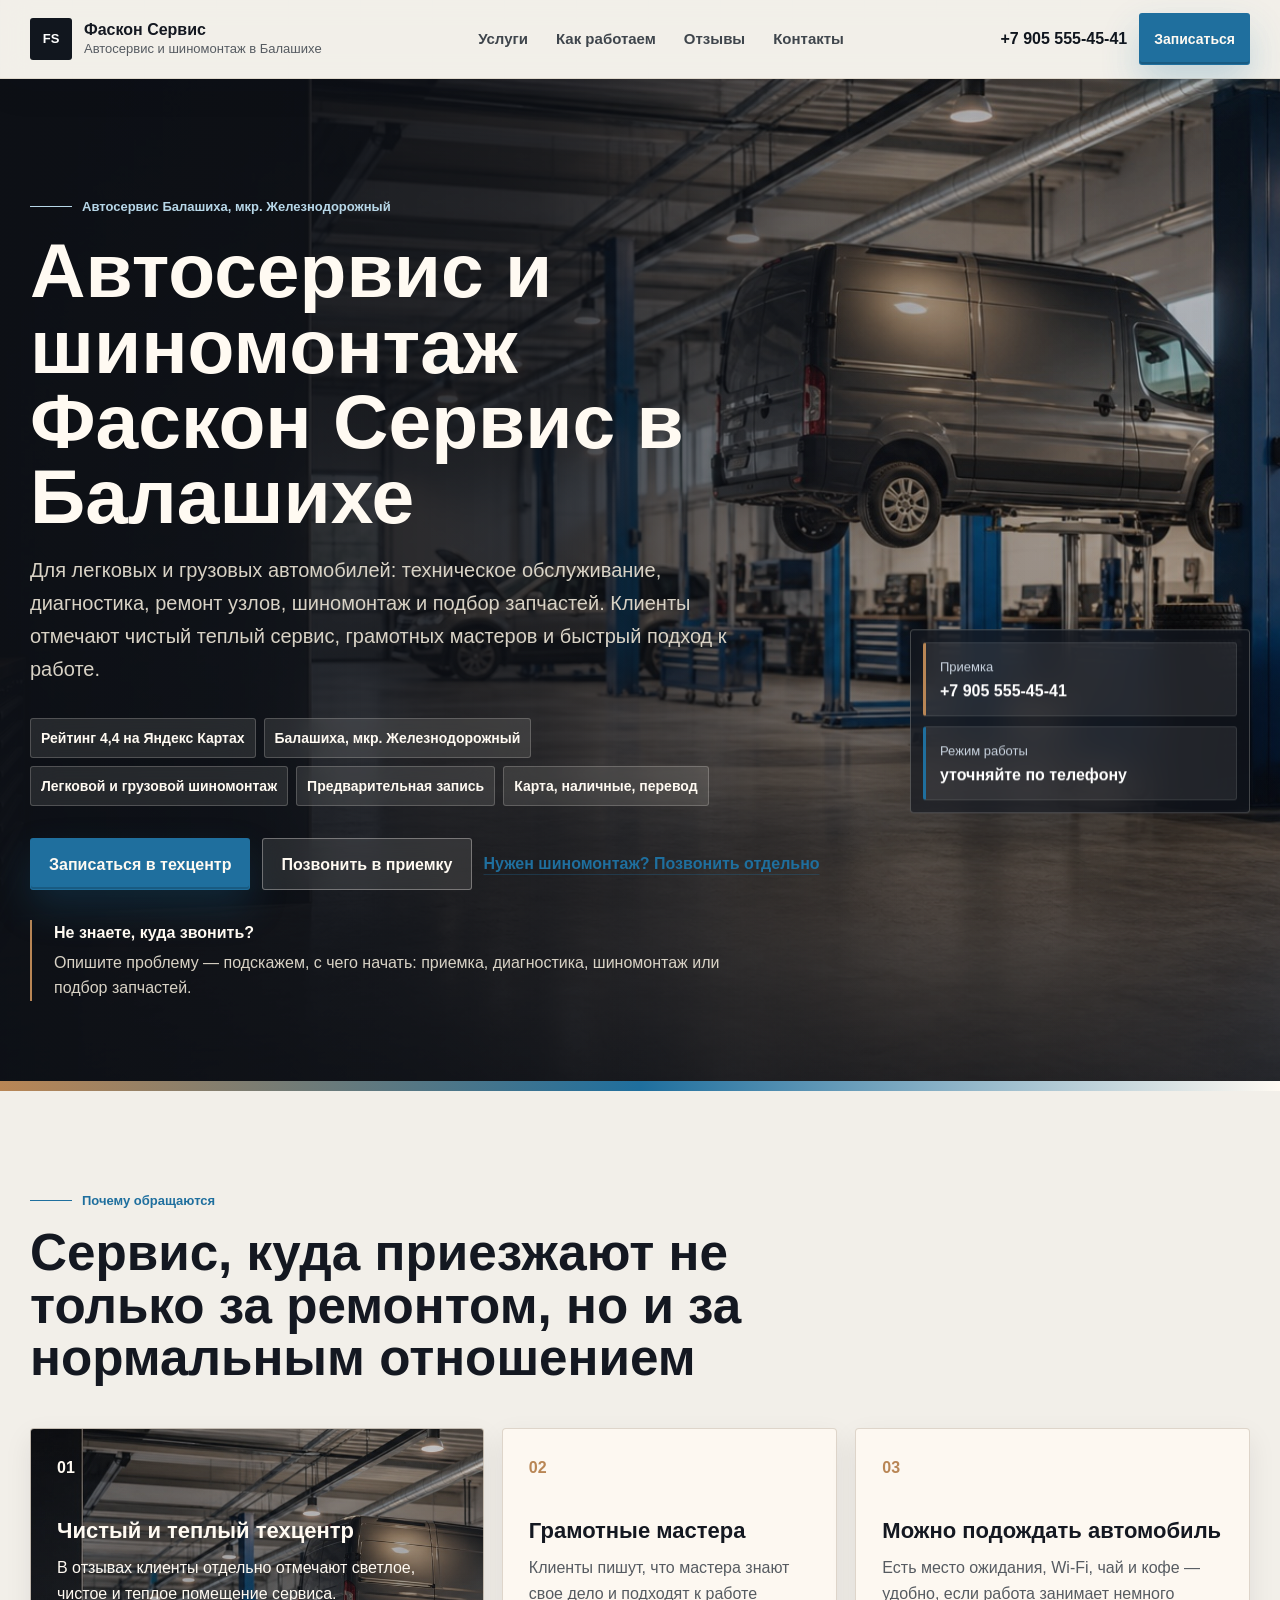
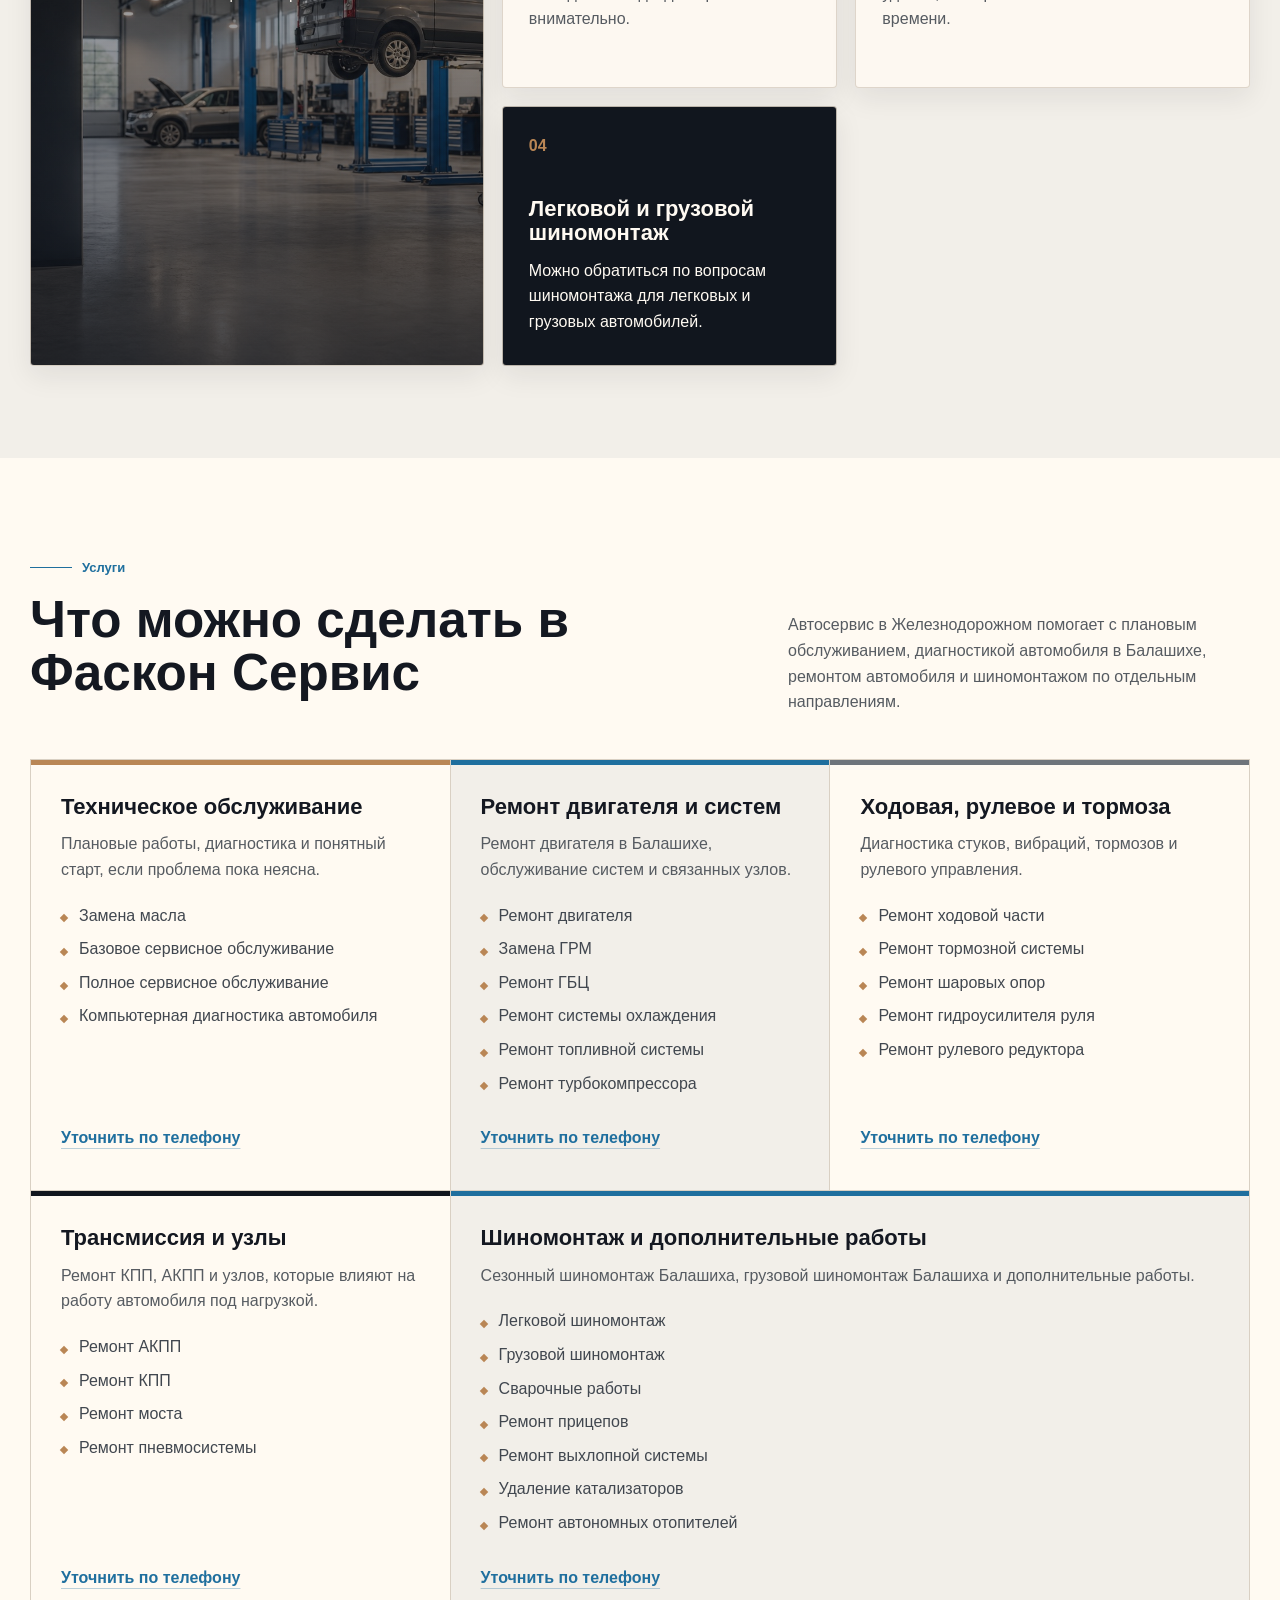
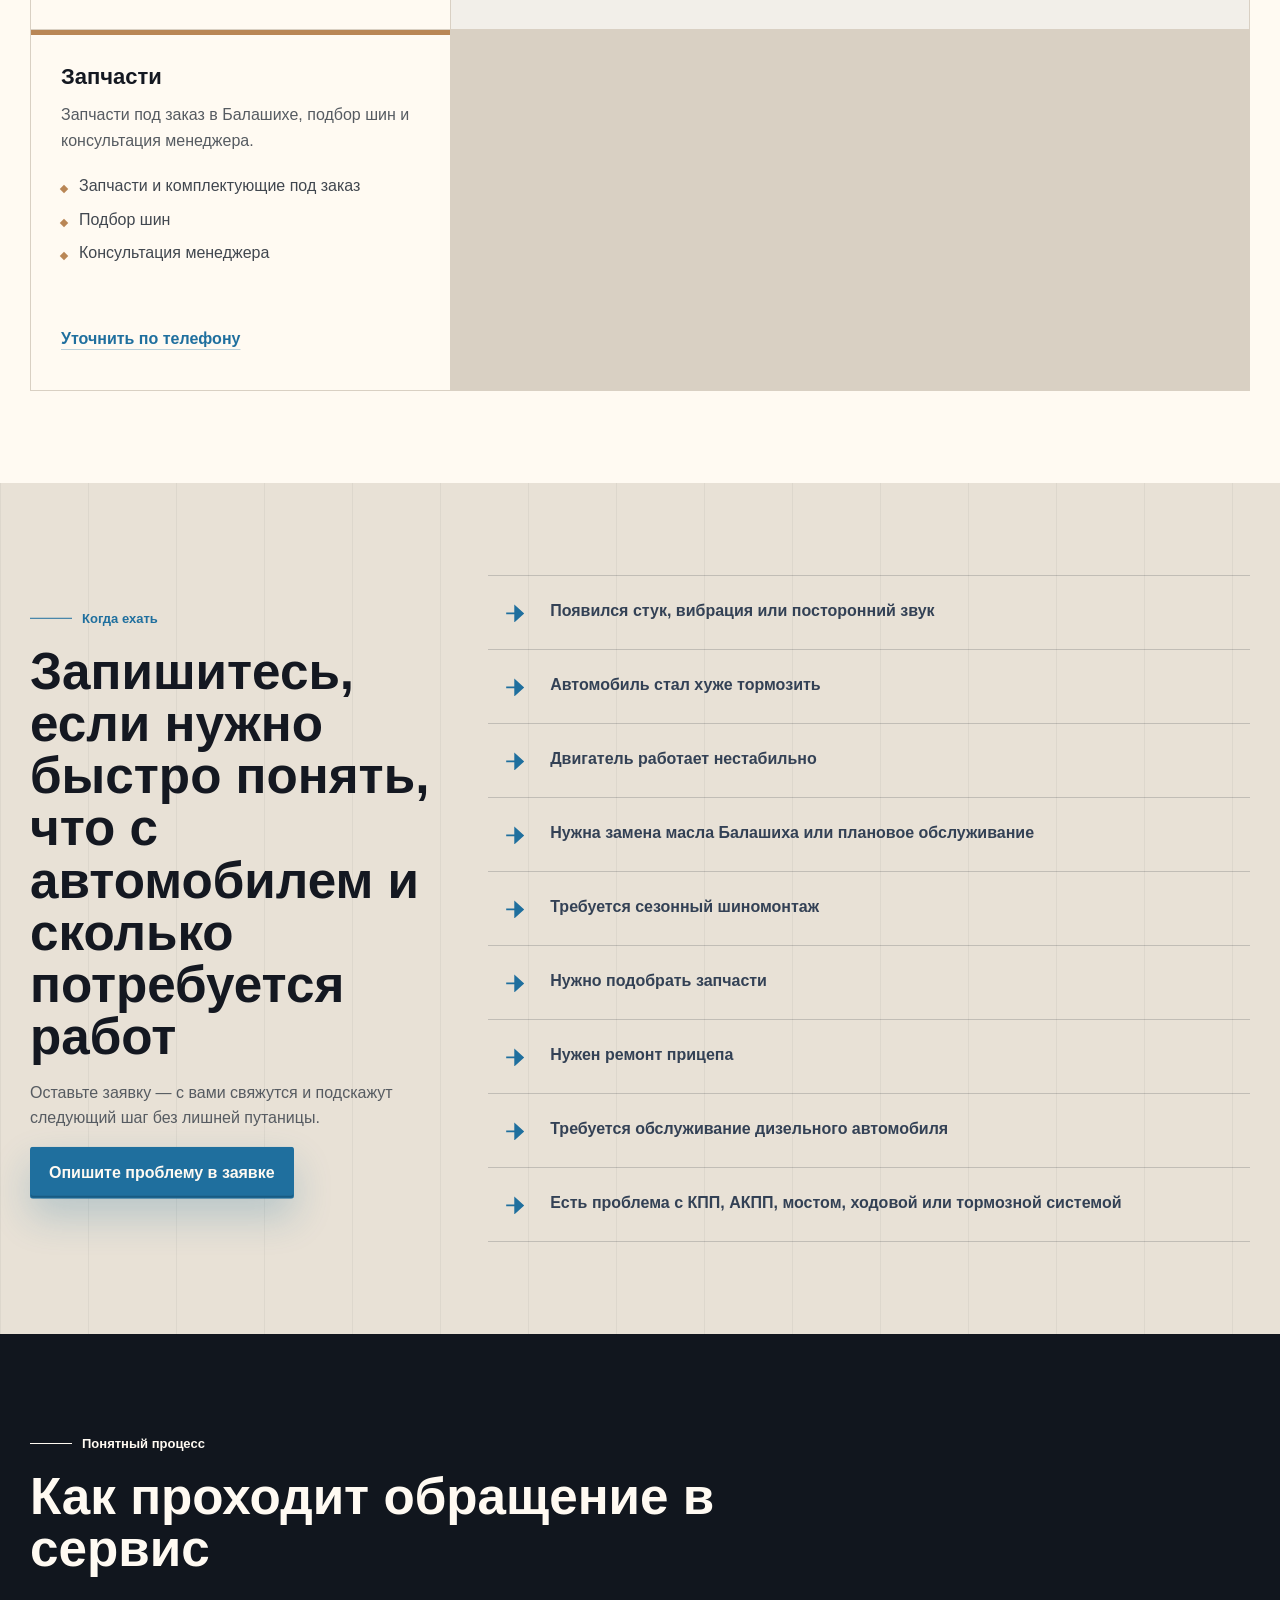
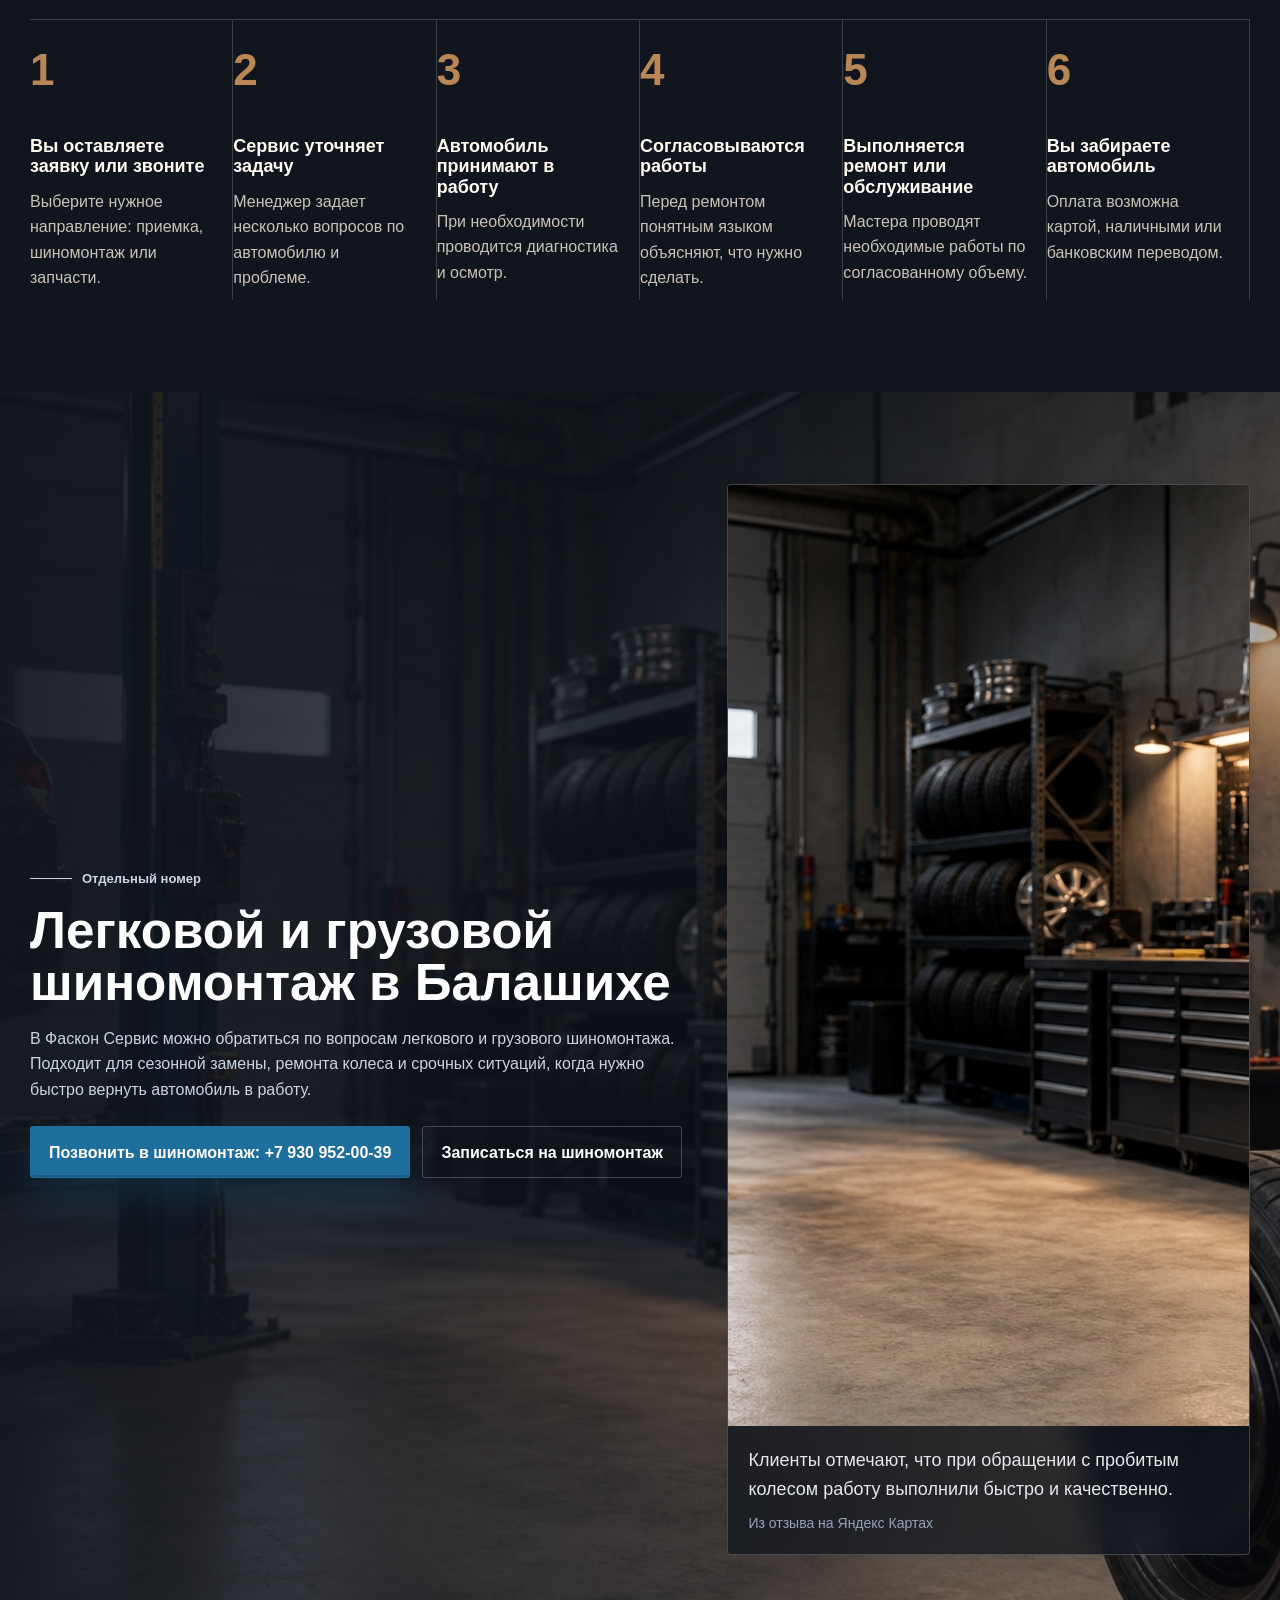
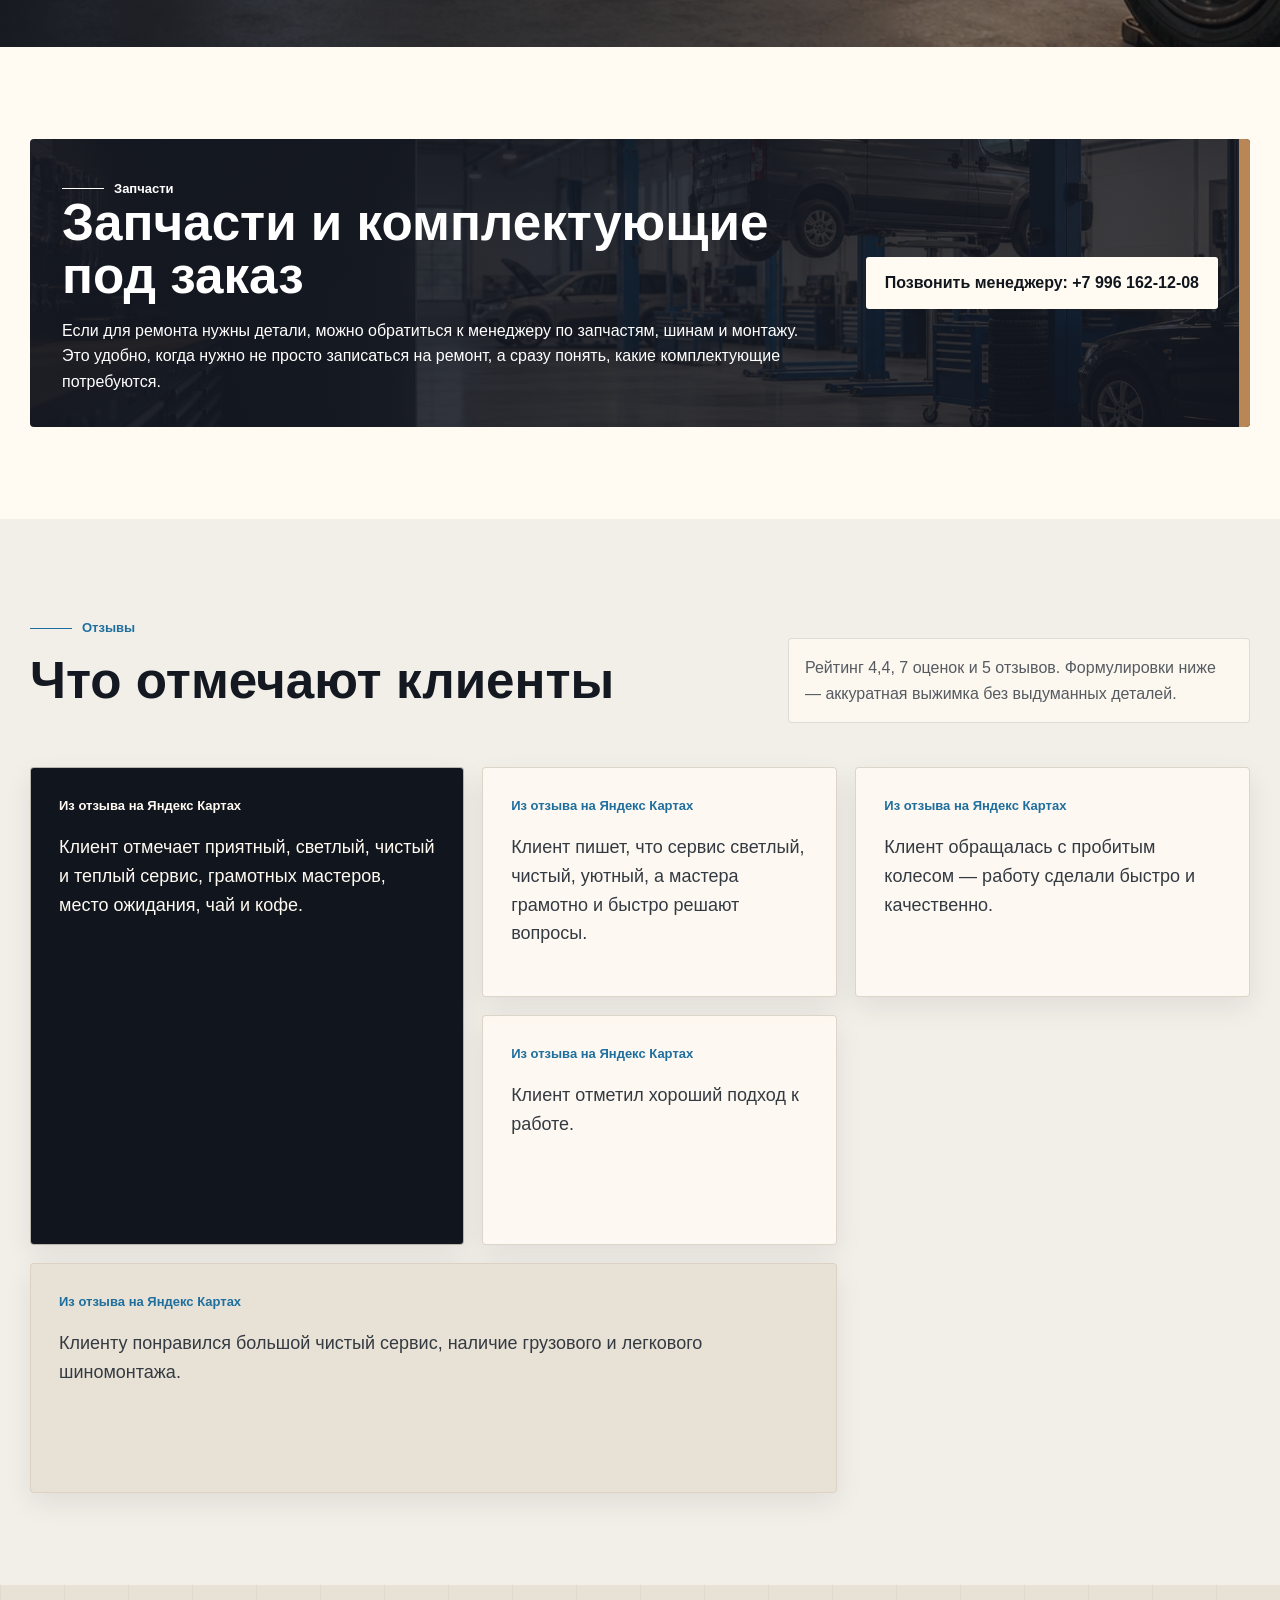
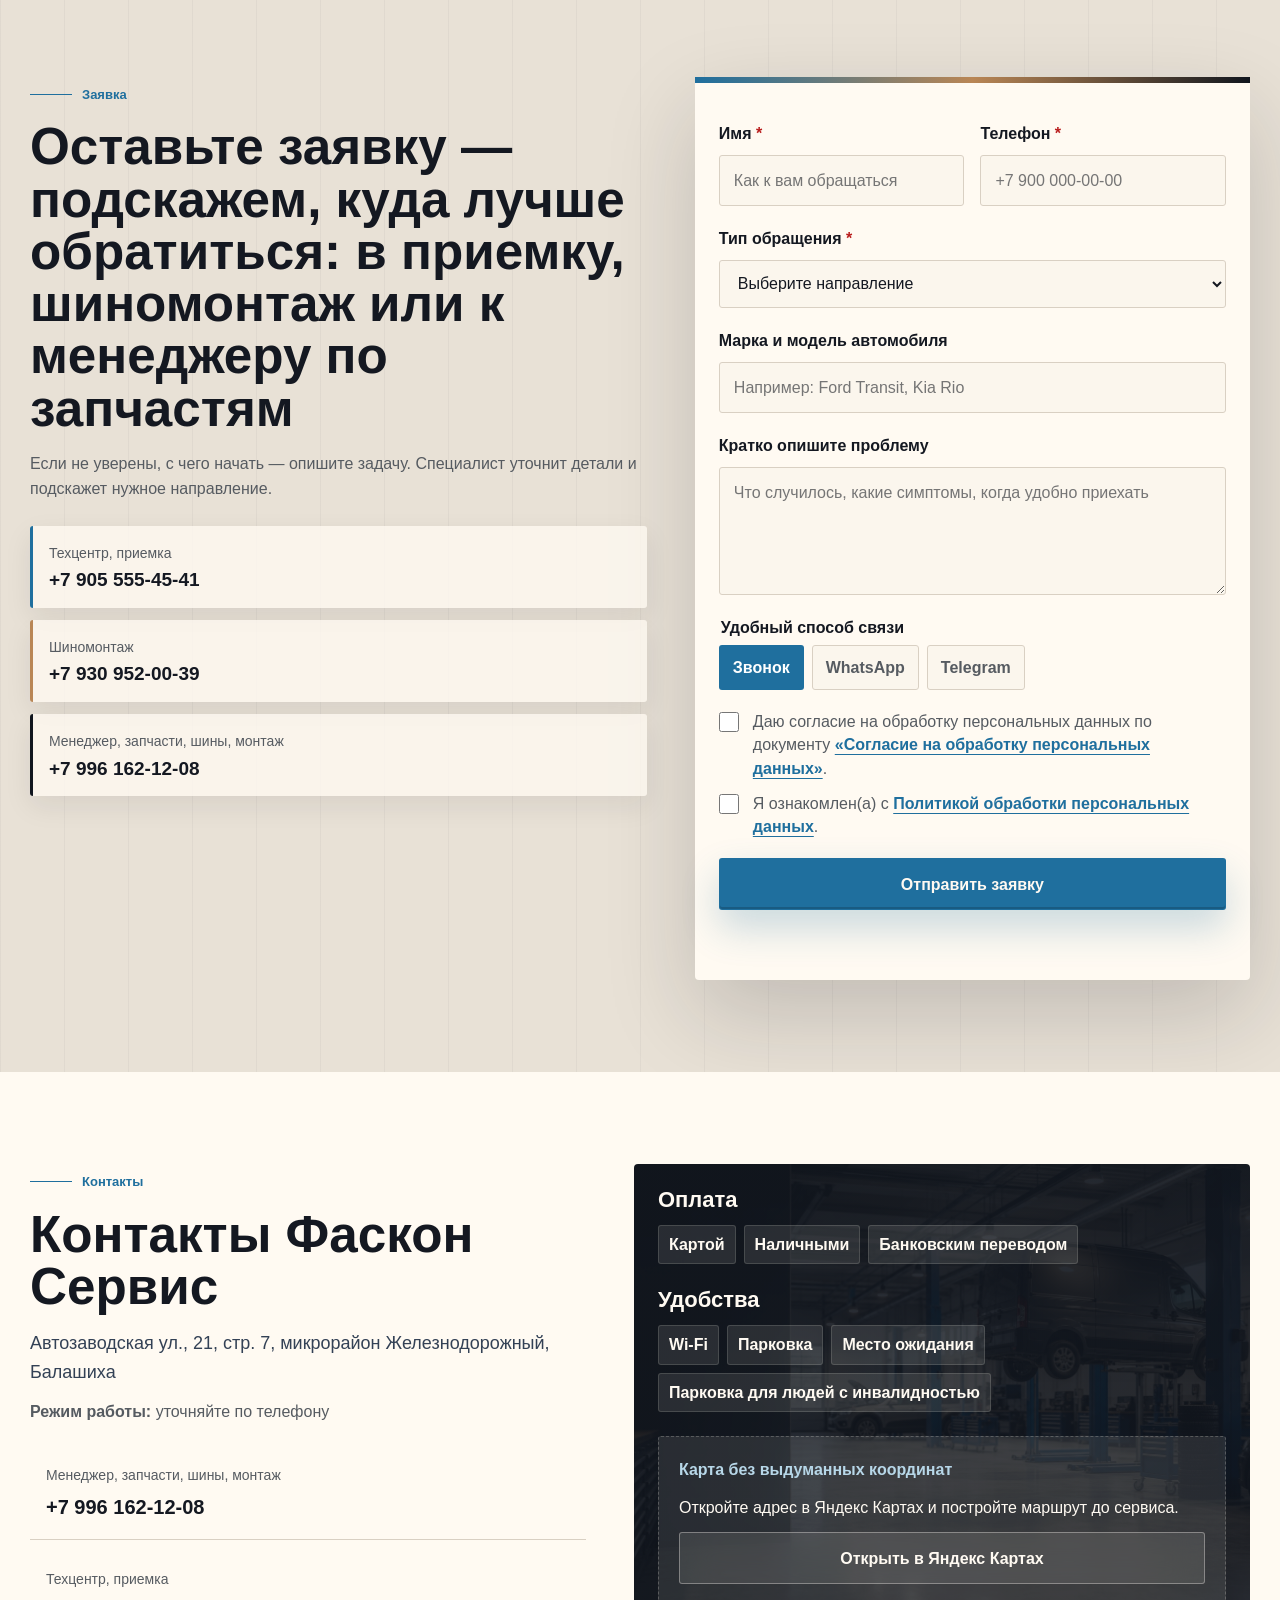
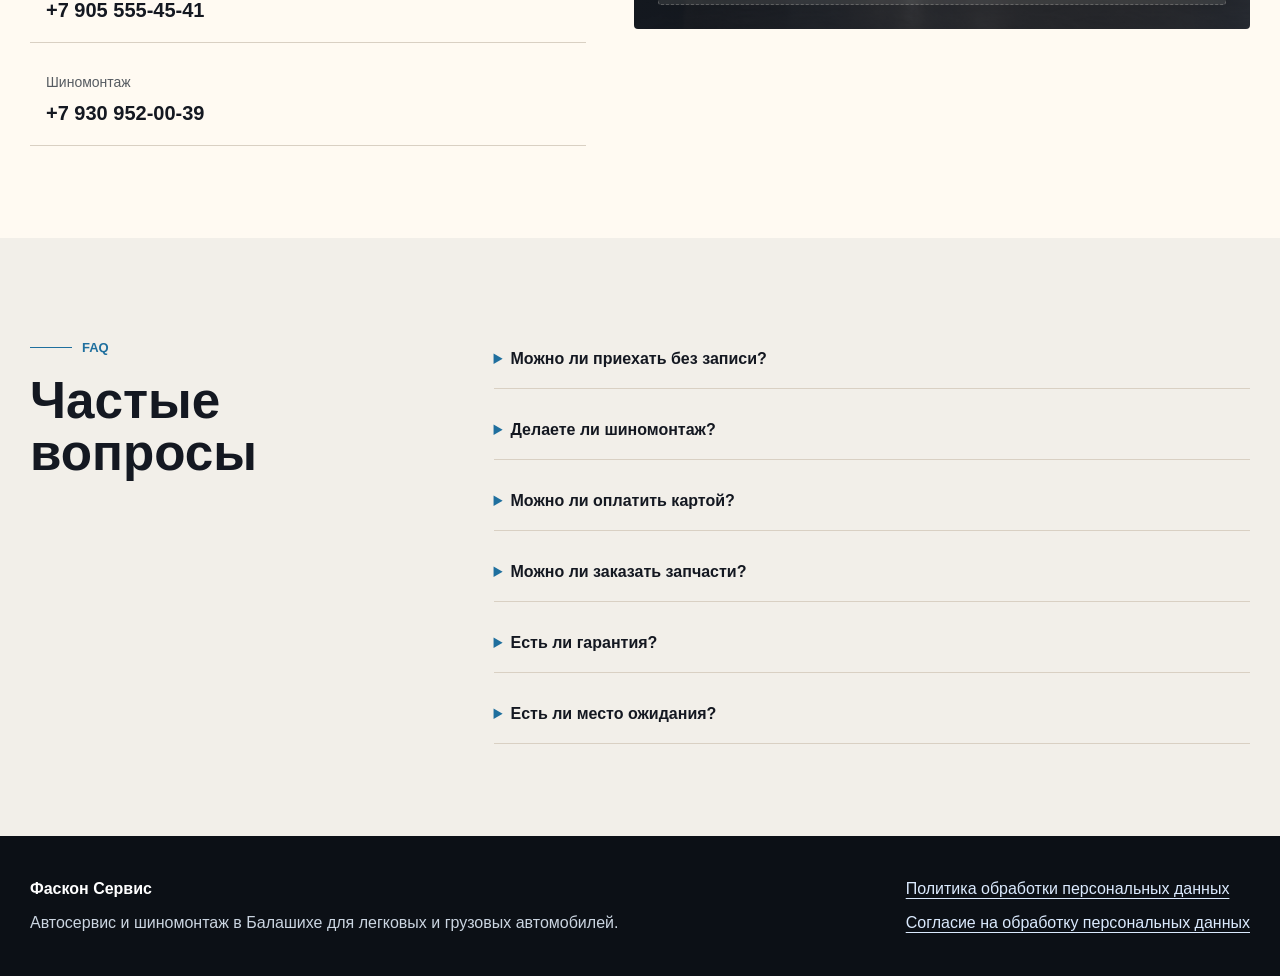
<file: index.html>
<!doctype html>
<html lang="ru">
<head>
  <meta charset="utf-8">
  <meta name="viewport" content="width=device-width, initial-scale=1">
  <title>Фаскон Сервис — автосервис и шиномонтаж в Балашихе</title>
  <meta name="description" content="Автосервис Фаскон Сервис в Балашихе: техобслуживание, диагностика, ремонт двигателя, ходовой, тормозной системы, КПП, АКПП, легковой и грузовой шиномонтаж, запчасти под заказ. Адрес: Автозаводская ул., 21, стр. 7.">
  <meta name="robots" content="index, follow">
  <link rel="canonical" href="https://rombensonn.github.io/fascon-service/">
  <link rel="preload" href="assets/css/style.css" as="style">
  <link rel="preload" href="assets/img/fascon-service-hero.jpg" as="image">
  <link rel="stylesheet" href="assets/css/style.css">
  <link rel="icon" href="assets/img/favicon.svg" type="image/svg+xml">
  <meta property="og:type" content="website">
  <meta property="og:locale" content="ru_RU">
  <meta property="og:title" content="Фаскон Сервис — автосервис и шиномонтаж в Балашихе">
  <meta property="og:description" content="Автосервис Фаскон Сервис в Балашихе: техобслуживание, диагностика, ремонт двигателя, ходовой, тормозной системы, КПП, АКПП, легковой и грузовой шиномонтаж, запчасти под заказ. Адрес: Автозаводская ул., 21, стр. 7.">
  <meta property="og:url" content="https://rombensonn.github.io/fascon-service/">
  <meta property="og:image" content="https://rombensonn.github.io/fascon-service/assets/img/fascon-service-hero.jpg">
  <meta name="twitter:card" content="summary_large_image">
  <script type="application/ld+json">
  {
    "@context": "https://schema.org",
    "@type": "AutoRepair",
    "name": "Фаскон Сервис",
    "description": "Автосервис и шиномонтаж в Балашихе для легковых и грузовых автомобилей: обслуживание, диагностика, ремонт узлов и запчасти под заказ.",
    "url": "https://rombensonn.github.io/fascon-service/",
    "image": "https://rombensonn.github.io/fascon-service/assets/img/fascon-service-hero.jpg",
    "telephone": [
      "+7 996 162-12-08",
      "+7 905 555-45-41",
      "+7 930 952-00-39"
    ],
    "address": {
      "@type": "PostalAddress",
      "streetAddress": "Автозаводская ул., 21, стр. 7",
      "addressLocality": "Балашиха",
      "addressRegion": "Московская область",
      "addressCountry": "RU"
    },
    "aggregateRating": {
      "@type": "AggregateRating",
      "ratingValue": "4.4",
      "ratingCount": "7",
      "reviewCount": "5"
    },
    "paymentAccepted": [
      "Оплата картой",
      "Оплата наличными",
      "Банковский перевод"
    ],
    "areaServed": [
      {
        "@type": "City",
        "name": "Балашиха"
      },
      {
        "@type": "Place",
        "name": "микрорайон Железнодорожный"
      }
    ],
    "hasMap": "https://yandex.ru/maps/?text=%D0%A4%D0%B0%D1%81%D0%BA%D0%BE%D0%BD%20%D0%A1%D0%B5%D1%80%D0%B2%D0%B8%D1%81%20%D0%90%D0%B2%D1%82%D0%BE%D0%B7%D0%B0%D0%B2%D0%BE%D0%B4%D1%81%D0%BA%D0%B0%D1%8F%20%D1%83%D0%BB.%2C%2021%2C%20%D1%81%D1%82%D1%80.%207%2C%20%D0%91%D0%B0%D0%BB%D0%B0%D1%88%D0%B8%D1%85%D0%B0",
    "makesOffer": [
      {
        "@type": "Offer",
        "itemOffered": {
          "@type": "Service",
          "name": "Техническое обслуживание автомобиля"
        }
      },
      {
        "@type": "Offer",
        "itemOffered": {
          "@type": "Service",
          "name": "Компьютерная диагностика автомобиля"
        }
      },
      {
        "@type": "Offer",
        "itemOffered": {
          "@type": "Service",
          "name": "Ремонт двигателя, ходовой, тормозной системы, КПП и АКПП"
        }
      },
      {
        "@type": "Offer",
        "itemOffered": {
          "@type": "Service",
          "name": "Легковой и грузовой шиномонтаж"
        }
      },
      {
        "@type": "Offer",
        "itemOffered": {
          "@type": "Service",
          "name": "Запчасти и комплектующие под заказ"
        }
      }
    ]
  }
  </script>
</head>
<body>
  <a class="skip-link" href="#main">Перейти к содержанию</a>

  <header class="site-header" data-header>
    <div class="container header-inner">
      <a class="brand" href="#top" aria-label="Фаскон Сервис, на главную">
        <span class="brand-mark" aria-hidden="true">FS</span>
        <span>
          <strong>Фаскон Сервис</strong>
          <small>Автосервис и шиномонтаж в Балашихе</small>
        </span>
      </a>

      <nav class="main-nav" id="main-nav" aria-label="Основная навигация" data-nav>
        <a href="#services">Услуги</a>
        <a href="#process">Как работаем</a>
        <a href="#reviews">Отзывы</a>
        <a href="#contacts">Контакты</a>
      </nav>

      <div class="header-actions">
        <a class="header-phone" href="tel:+79055554541" aria-label="Позвонить в приемку Фаскон Сервис">+7 905 555-45-41</a>
        <a class="button button-small button-primary" href="#request">Записаться</a>
        <button class="menu-toggle" type="button" aria-controls="main-nav" aria-expanded="false" data-menu-toggle>
          <span class="visually-hidden">Открыть меню</span>
          <span aria-hidden="true"></span>
          <span aria-hidden="true"></span>
          <span aria-hidden="true"></span>
        </button>
      </div>
    </div>
  </header>

  <main id="main">
    <section class="hero section" id="top">
      <div class="container hero-grid">
        <div class="hero-copy">
          <p class="eyebrow">Автосервис Балашиха, мкр. Железнодорожный</p>
          <h1>Автосервис и шиномонтаж Фаскон Сервис в Балашихе</h1>
          <p class="hero-lead">Для легковых и грузовых автомобилей: техническое обслуживание, диагностика, ремонт узлов, шиномонтаж и подбор запчастей. Клиенты отмечают чистый теплый сервис, грамотных мастеров и быстрый подход к работе.</p>

          <div class="hero-badges" aria-label="Ключевая информация о сервисе">
            <span>Рейтинг 4,4 на Яндекс Картах</span>
            <span>Балашиха, мкр. Железнодорожный</span>
            <span>Легковой и грузовой шиномонтаж</span>
            <span>Предварительная запись</span>
            <span>Карта, наличные, перевод</span>
          </div>

          <div class="hero-actions">
            <a class="button button-primary" href="#request">Записаться в техцентр</a>
            <a class="button button-secondary" href="tel:+79055554541">Позвонить в приемку</a>
            <a class="text-link" href="tel:+79309520039">Нужен шиномонтаж? Позвонить отдельно</a>
          </div>

          <div class="quick-help" role="note">
            <strong>Не знаете, куда звонить?</strong>
            <span>Опишите проблему — подскажем, с чего начать: приемка, диагностика, шиномонтаж или подбор запчастей.</span>
          </div>
        </div>

        <div class="hero-panel" aria-label="Визуальный блок Фаскон Сервис">
          <img src="assets/img/fascon-service-hero.jpg" width="1672" height="941" alt="Иллюстративная фотосцена чистого технического центра с рабочей зоной автосервиса" fetchpriority="high">
          <div class="hero-panel-card hero-panel-card-top">
            <span>Приемка</span>
            <strong>+7 905 555-45-41</strong>
          </div>
          <div class="hero-panel-card hero-panel-card-bottom">
            <span>Режим работы</span>
            <strong>уточняйте по телефону</strong>
          </div>
        </div>
      </div>
    </section>

    <section class="section trust-section" aria-labelledby="trust-title">
      <div class="container">
        <div class="section-heading">
          <p class="eyebrow">Почему обращаются</p>
          <h2 id="trust-title">Сервис, куда приезжают не только за ремонтом, но и за нормальным отношением</h2>
        </div>

        <div class="feature-grid">
          <article class="feature-card reveal">
            <span class="card-number">01</span>
            <h3>Чистый и теплый техцентр</h3>
            <p>В отзывах клиенты отдельно отмечают светлое, чистое и теплое помещение сервиса.</p>
          </article>
          <article class="feature-card reveal">
            <span class="card-number">02</span>
            <h3>Грамотные мастера</h3>
            <p>Клиенты пишут, что мастера знают свое дело и подходят к работе внимательно.</p>
          </article>
          <article class="feature-card reveal">
            <span class="card-number">03</span>
            <h3>Можно подождать автомобиль</h3>
            <p>Есть место ожидания, Wi-Fi, чай и кофе — удобно, если работа занимает немного времени.</p>
          </article>
          <article class="feature-card reveal">
            <span class="card-number">04</span>
            <h3>Легковой и грузовой шиномонтаж</h3>
            <p>Можно обратиться по вопросам шиномонтажа для легковых и грузовых автомобилей.</p>
          </article>
        </div>
      </div>
    </section>

    <section class="section services-section" id="services" aria-labelledby="services-title">
      <div class="container">
        <div class="section-heading section-heading-row">
          <div>
            <p class="eyebrow">Услуги</p>
            <h2 id="services-title">Что можно сделать в Фаскон Сервис</h2>
          </div>
          <p>Автосервис в Железнодорожном помогает с плановым обслуживанием, диагностикой автомобиля в Балашихе, ремонтом автомобиля и шиномонтажом по отдельным направлениям.</p>
        </div>

        <div class="service-grid">
          <article class="service-card reveal">
            <h3>Техническое обслуживание</h3>
            <p>Плановые работы, диагностика и понятный старт, если проблема пока неясна.</p>
            <ul>
              <li>Замена масла</li>
              <li>Базовое сервисное обслуживание</li>
              <li>Полное сервисное обслуживание</li>
              <li>Компьютерная диагностика автомобиля</li>
            </ul>
            <a class="card-cta" href="tel:+79055554541">Уточнить по телефону</a>
          </article>

          <article class="service-card reveal">
            <h3>Ремонт двигателя и систем</h3>
            <p>Ремонт двигателя в Балашихе, обслуживание систем и связанных узлов.</p>
            <ul>
              <li>Ремонт двигателя</li>
              <li>Замена ГРМ</li>
              <li>Ремонт ГБЦ</li>
              <li>Ремонт системы охлаждения</li>
              <li>Ремонт топливной системы</li>
              <li>Ремонт турбокомпрессора</li>
            </ul>
            <a class="card-cta" href="tel:+79055554541">Уточнить по телефону</a>
          </article>

          <article class="service-card reveal">
            <h3>Ходовая, рулевое и тормоза</h3>
            <p>Диагностика стуков, вибраций, тормозов и рулевого управления.</p>
            <ul>
              <li>Ремонт ходовой части</li>
              <li>Ремонт тормозной системы</li>
              <li>Ремонт шаровых опор</li>
              <li>Ремонт гидроусилителя руля</li>
              <li>Ремонт рулевого редуктора</li>
            </ul>
            <a class="card-cta" href="tel:+79055554541">Уточнить по телефону</a>
          </article>

          <article class="service-card reveal">
            <h3>Трансмиссия и узлы</h3>
            <p>Ремонт КПП, АКПП и узлов, которые влияют на работу автомобиля под нагрузкой.</p>
            <ul>
              <li>Ремонт АКПП</li>
              <li>Ремонт КПП</li>
              <li>Ремонт моста</li>
              <li>Ремонт пневмосистемы</li>
            </ul>
            <a class="card-cta" href="tel:+79055554541">Уточнить по телефону</a>
          </article>

          <article class="service-card reveal">
            <h3>Шиномонтаж и дополнительные работы</h3>
            <p>Сезонный шиномонтаж Балашиха, грузовой шиномонтаж Балашиха и дополнительные работы.</p>
            <ul>
              <li>Легковой шиномонтаж</li>
              <li>Грузовой шиномонтаж</li>
              <li>Сварочные работы</li>
              <li>Ремонт прицепов</li>
              <li>Ремонт выхлопной системы</li>
              <li>Удаление катализаторов</li>
              <li>Ремонт автономных отопителей</li>
            </ul>
            <a class="card-cta" href="tel:+79309520039">Уточнить по телефону</a>
          </article>

          <article class="service-card reveal">
            <h3>Запчасти</h3>
            <p>Запчасти под заказ в Балашихе, подбор шин и консультация менеджера.</p>
            <ul>
              <li>Запчасти и комплектующие под заказ</li>
              <li>Подбор шин</li>
              <li>Консультация менеджера</li>
            </ul>
            <a class="card-cta" href="tel:+79961621208">Уточнить по телефону</a>
          </article>
        </div>
      </div>
    </section>

    <section class="section scenarios-section" aria-labelledby="scenarios-title">
      <div class="container split-layout">
        <div class="section-heading sticky-heading">
          <p class="eyebrow">Когда ехать</p>
          <h2 id="scenarios-title">Запишитесь, если нужно быстро понять, что с автомобилем и сколько потребуется работ</h2>
          <p>Оставьте заявку — с вами свяжутся и подскажут следующий шаг без лишней путаницы.</p>
          <a class="button button-primary" href="#request">Опишите проблему в заявке</a>
        </div>

        <div class="scenario-list">
          <div class="scenario-item reveal">Появился стук, вибрация или посторонний звук</div>
          <div class="scenario-item reveal">Автомобиль стал хуже тормозить</div>
          <div class="scenario-item reveal">Двигатель работает нестабильно</div>
          <div class="scenario-item reveal">Нужна замена масла Балашиха или плановое обслуживание</div>
          <div class="scenario-item reveal">Требуется сезонный шиномонтаж</div>
          <div class="scenario-item reveal">Нужно подобрать запчасти</div>
          <div class="scenario-item reveal">Нужен ремонт прицепа</div>
          <div class="scenario-item reveal">Требуется обслуживание дизельного автомобиля</div>
          <div class="scenario-item reveal">Есть проблема с КПП, АКПП, мостом, ходовой или тормозной системой</div>
        </div>
      </div>
    </section>

    <section class="section process-section" id="process" aria-labelledby="process-title">
      <div class="container">
        <div class="section-heading">
          <p class="eyebrow">Понятный процесс</p>
          <h2 id="process-title">Как проходит обращение в сервис</h2>
        </div>

        <ol class="process-grid">
          <li class="process-step reveal">
            <span>1</span>
            <h3>Вы оставляете заявку или звоните</h3>
            <p>Выберите нужное направление: приемка, шиномонтаж или запчасти.</p>
          </li>
          <li class="process-step reveal">
            <span>2</span>
            <h3>Сервис уточняет задачу</h3>
            <p>Менеджер задает несколько вопросов по автомобилю и проблеме.</p>
          </li>
          <li class="process-step reveal">
            <span>3</span>
            <h3>Автомобиль принимают в работу</h3>
            <p>При необходимости проводится диагностика и осмотр.</p>
          </li>
          <li class="process-step reveal">
            <span>4</span>
            <h3>Согласовываются работы</h3>
            <p>Перед ремонтом понятным языком объясняют, что нужно сделать.</p>
          </li>
          <li class="process-step reveal">
            <span>5</span>
            <h3>Выполняется ремонт или обслуживание</h3>
            <p>Мастера проводят необходимые работы по согласованному объему.</p>
          </li>
          <li class="process-step reveal">
            <span>6</span>
            <h3>Вы забираете автомобиль</h3>
            <p>Оплата возможна картой, наличными или банковским переводом.</p>
          </li>
        </ol>
      </div>
    </section>

    <section class="section tire-section" aria-labelledby="tire-title">
      <div class="container tire-grid">
        <div>
          <p class="eyebrow">Отдельный номер</p>
          <h2 id="tire-title">Легковой и грузовой шиномонтаж в Балашихе</h2>
          <p>В Фаскон Сервис можно обратиться по вопросам легкового и грузового шиномонтажа. Подходит для сезонной замены, ремонта колеса и срочных ситуаций, когда нужно быстро вернуть автомобиль в работу.</p>
          <div class="cta-row">
            <a class="button button-primary" href="tel:+79309520039">Позвонить в шиномонтаж: +7 930 952-00-39</a>
            <a class="button button-ghost" href="#request">Записаться на шиномонтаж</a>
          </div>
        </div>
        <div class="quote-card reveal">
          <img src="assets/img/fascon-tire-service.jpg" width="1672" height="941" loading="lazy" alt="Иллюстративная фотосцена зоны шиномонтажа с колесом, оборудованием и аккуратной рабочей зоной">
          <p>Клиенты отмечают, что при обращении с пробитым колесом работу выполнили быстро и качественно.</p>
          <span>Из отзыва на Яндекс Картах</span>
        </div>
      </div>
    </section>

    <section class="section parts-section" aria-labelledby="parts-title">
      <div class="container parts-band">
        <div>
          <p class="eyebrow">Запчасти</p>
          <h2 id="parts-title">Запчасти и комплектующие под заказ</h2>
          <p>Если для ремонта нужны детали, можно обратиться к менеджеру по запчастям, шинам и монтажу. Это удобно, когда нужно не просто записаться на ремонт, а сразу понять, какие комплектующие потребуются.</p>
        </div>
        <a class="button button-light" href="tel:+79961621208">Позвонить менеджеру: +7 996 162-12-08</a>
      </div>
    </section>

    <section class="section reviews-section" id="reviews" aria-labelledby="reviews-title">
      <div class="container">
        <div class="section-heading section-heading-row">
          <div>
            <p class="eyebrow">Отзывы</p>
            <h2 id="reviews-title">Что отмечают клиенты</h2>
          </div>
          <p class="rating-note">Рейтинг 4,4, 7 оценок и 5 отзывов. Формулировки ниже — аккуратная выжимка без выдуманных деталей.</p>
        </div>

        <div class="reviews-grid">
          <article class="review-card reveal">
            <span>Из отзыва на Яндекс Картах</span>
            <p>Клиент отмечает приятный, светлый, чистый и теплый сервис, грамотных мастеров, место ожидания, чай и кофе.</p>
          </article>
          <article class="review-card reveal">
            <span>Из отзыва на Яндекс Картах</span>
            <p>Клиент пишет, что сервис светлый, чистый, уютный, а мастера грамотно и быстро решают вопросы.</p>
          </article>
          <article class="review-card reveal">
            <span>Из отзыва на Яндекс Картах</span>
            <p>Клиент обращалась с пробитым колесом — работу сделали быстро и качественно.</p>
          </article>
          <article class="review-card reveal">
            <span>Из отзыва на Яндекс Картах</span>
            <p>Клиент отметил хороший подход к работе.</p>
          </article>
          <article class="review-card reveal">
            <span>Из отзыва на Яндекс Картах</span>
            <p>Клиенту понравился большой чистый сервис, наличие грузового и легкового шиномонтажа.</p>
          </article>
        </div>
      </div>
    </section>

    <section class="section form-section" id="request" aria-labelledby="request-title">
      <div class="container request-grid">
        <div class="request-copy">
          <p class="eyebrow">Заявка</p>
          <h2 id="request-title">Оставьте заявку — подскажем, куда лучше обратиться: в приемку, шиномонтаж или к менеджеру по запчастям</h2>
          <p>Если не уверены, с чего начать — опишите задачу. Специалист уточнит детали и подскажет нужное направление.</p>
          <div class="phone-stack" aria-label="Телефоны по направлениям">
            <a href="tel:+79055554541">
              <span>Техцентр, приемка</span>
              <strong>+7 905 555-45-41</strong>
            </a>
            <a href="tel:+79309520039">
              <span>Шиномонтаж</span>
              <strong>+7 930 952-00-39</strong>
            </a>
            <a href="tel:+79961621208">
              <span>Менеджер, запчасти, шины, монтаж</span>
              <strong>+7 996 162-12-08</strong>
            </a>
          </div>
        </div>

        <form class="lead-form" action="send.php" method="post" novalidate data-lead-form>
          <input type="hidden" name="page" value="/" data-page-field>
          <div class="hp-field" aria-hidden="true">
            <label for="website">Сайт</label>
            <input id="website" name="website" type="text" tabindex="-1" autocomplete="off">
          </div>

          <div class="form-grid">
            <div class="form-field">
              <label for="name">Имя <span aria-hidden="true">*</span></label>
              <input id="name" name="name" type="text" autocomplete="name" required minlength="2" maxlength="80" placeholder="Как к вам обращаться">
            </div>

            <div class="form-field">
              <label for="phone">Телефон <span aria-hidden="true">*</span></label>
              <input id="phone" name="phone" type="tel" autocomplete="tel" required inputmode="tel" placeholder="+7 900 000-00-00">
            </div>
          </div>

          <div class="form-field">
            <label for="request_type">Тип обращения <span aria-hidden="true">*</span></label>
            <select id="request_type" name="request_type" required>
              <option value="">Выберите направление</option>
              <option value="Техцентр / приемка">Техцентр / приемка</option>
              <option value="Шиномонтаж">Шиномонтаж</option>
              <option value="Запчасти / шины">Запчасти / шины</option>
              <option value="Диагностика">Диагностика</option>
              <option value="Другое">Другое</option>
            </select>
          </div>

          <div class="form-field">
            <label for="car">Марка и модель автомобиля</label>
            <input id="car" name="car" type="text" autocomplete="off" maxlength="120" placeholder="Например: Ford Transit, Kia Rio">
          </div>

          <div class="form-field">
            <label for="message">Кратко опишите проблему</label>
            <textarea id="message" name="message" rows="4" maxlength="1200" placeholder="Что случилось, какие симптомы, когда удобно приехать"></textarea>
          </div>

          <fieldset class="contact-method">
            <legend>Удобный способ связи</legend>
            <label>
              <input type="radio" name="contact_method" value="Звонок" checked>
              <span>Звонок</span>
            </label>
            <label>
              <input type="radio" name="contact_method" value="WhatsApp">
              <span>WhatsApp</span>
            </label>
            <label>
              <input type="radio" name="contact_method" value="Telegram">
              <span>Telegram</span>
            </label>
          </fieldset>

          <div class="checkbox-group">
            <label class="checkbox-field">
              <input type="checkbox" name="personal_consent" value="1" required>
              <span>Даю согласие на обработку персональных данных по документу <a href="personal-data-consent.html" target="_blank" rel="noopener">«Согласие на обработку персональных данных»</a>.</span>
            </label>
            <label class="checkbox-field">
              <input type="checkbox" name="policy_consent" value="1" required>
              <span>Я ознакомлен(а) с <a href="privacy-policy.html" target="_blank" rel="noopener">Политикой обработки персональных данных</a>.</span>
            </label>
          </div>

          <button class="button button-primary button-full" type="submit" data-submit-button>Отправить заявку</button>
          <p class="form-status" role="status" aria-live="polite" data-form-status></p>
        </form>
      </div>
    </section>

    <section class="section contacts-section" id="contacts" aria-labelledby="contacts-title">
      <div class="container contacts-grid">
        <div>
          <p class="eyebrow">Контакты</p>
          <h2 id="contacts-title">Контакты Фаскон Сервис</h2>
          <address>Автозаводская ул., 21, стр. 7, микрорайон Железнодорожный, Балашиха</address>
          <p class="worktime"><strong>Режим работы:</strong> уточняйте по телефону</p>

          <div class="contact-cards">
            <a class="contact-card" href="tel:+79961621208">
              <span>Менеджер, запчасти, шины, монтаж</span>
              <strong>+7 996 162-12-08</strong>
            </a>
            <a class="contact-card" href="tel:+79055554541">
              <span>Техцентр, приемка</span>
              <strong>+7 905 555-45-41</strong>
            </a>
            <a class="contact-card" href="tel:+79309520039">
              <span>Шиномонтаж</span>
              <strong>+7 930 952-00-39</strong>
            </a>
          </div>
        </div>

        <div class="contact-info-panel">
          <div>
            <h3>Оплата</h3>
            <ul class="tag-list">
              <li>Картой</li>
              <li>Наличными</li>
              <li>Банковским переводом</li>
            </ul>
          </div>
          <div>
            <h3>Удобства</h3>
            <ul class="tag-list">
              <li>Wi-Fi</li>
              <li>Парковка</li>
              <li>Место ожидания</li>
              <li>Парковка для людей с инвалидностью</li>
            </ul>
          </div>
          <div class="map-placeholder">
            <span>Карта без выдуманных координат</span>
            <p>Откройте адрес в Яндекс Картах и постройте маршрут до сервиса.</p>
            <a class="button button-secondary" href="https://yandex.ru/maps/?text=%D0%A4%D0%B0%D1%81%D0%BA%D0%BE%D0%BD%20%D0%A1%D0%B5%D1%80%D0%B2%D0%B8%D1%81%20%D0%90%D0%B2%D1%82%D0%BE%D0%B7%D0%B0%D0%B2%D0%BE%D0%B4%D1%81%D0%BA%D0%B0%D1%8F%20%D1%83%D0%BB.%2C%2021%2C%20%D1%81%D1%82%D1%80.%207%2C%20%D0%91%D0%B0%D0%BB%D0%B0%D1%88%D0%B8%D1%85%D0%B0" target="_blank" rel="noopener">Открыть в Яндекс Картах</a>
          </div>
        </div>
      </div>
    </section>

    <section class="section faq-section" aria-labelledby="faq-title">
      <div class="container faq-grid">
        <div class="section-heading">
          <p class="eyebrow">FAQ</p>
          <h2 id="faq-title">Частые вопросы</h2>
        </div>

        <div class="faq-list">
          <details>
            <summary>Можно ли приехать без записи?</summary>
            <p>Лучше предварительно позвонить в приемку или оставить заявку, чтобы уточнить загрузку сервиса и нужное направление.</p>
          </details>
          <details>
            <summary>Делаете ли шиномонтаж?</summary>
            <p>Да, в карточке сервиса указаны легковой и грузовой шиномонтаж. Для записи используйте отдельный номер шиномонтажа.</p>
          </details>
          <details>
            <summary>Можно ли оплатить картой?</summary>
            <p>Да, указана оплата картой, наличными и банковским переводом.</p>
          </details>
          <details>
            <summary>Можно ли заказать запчасти?</summary>
            <p>Да, доступны запчасти и комплектующие под заказ. Для этого лучше связаться с менеджером.</p>
          </details>
          <details>
            <summary>Есть ли гарантия?</summary>
            <p>В карточке сервиса указана гарантия. Конкретные условия лучше уточнить при согласовании работ.</p>
          </details>
          <details>
            <summary>Есть ли место ожидания?</summary>
            <p>Клиенты отмечают место ожидания, чай, кофе и Wi-Fi.</p>
          </details>
        </div>
      </div>
    </section>
  </main>

  <footer class="site-footer">
    <div class="container footer-grid">
      <div>
        <strong>Фаскон Сервис</strong>
        <p>Автосервис и шиномонтаж в Балашихе для легковых и грузовых автомобилей.</p>
      </div>
      <div class="footer-links">
        <a href="privacy-policy.html">Политика обработки персональных данных</a>
        <a href="personal-data-consent.html">Согласие на обработку персональных данных</a>
      </div>
    </div>
  </footer>

  <nav class="mobile-bottom-bar" aria-label="Быстрые действия">
    <a href="tel:+79055554541">Позвонить</a>
    <a href="#request" data-scroll-target="request">Оставить заявку</a>
  </nav>

  <script src="assets/js/main.js" defer></script>
</body>
</html>
</file>
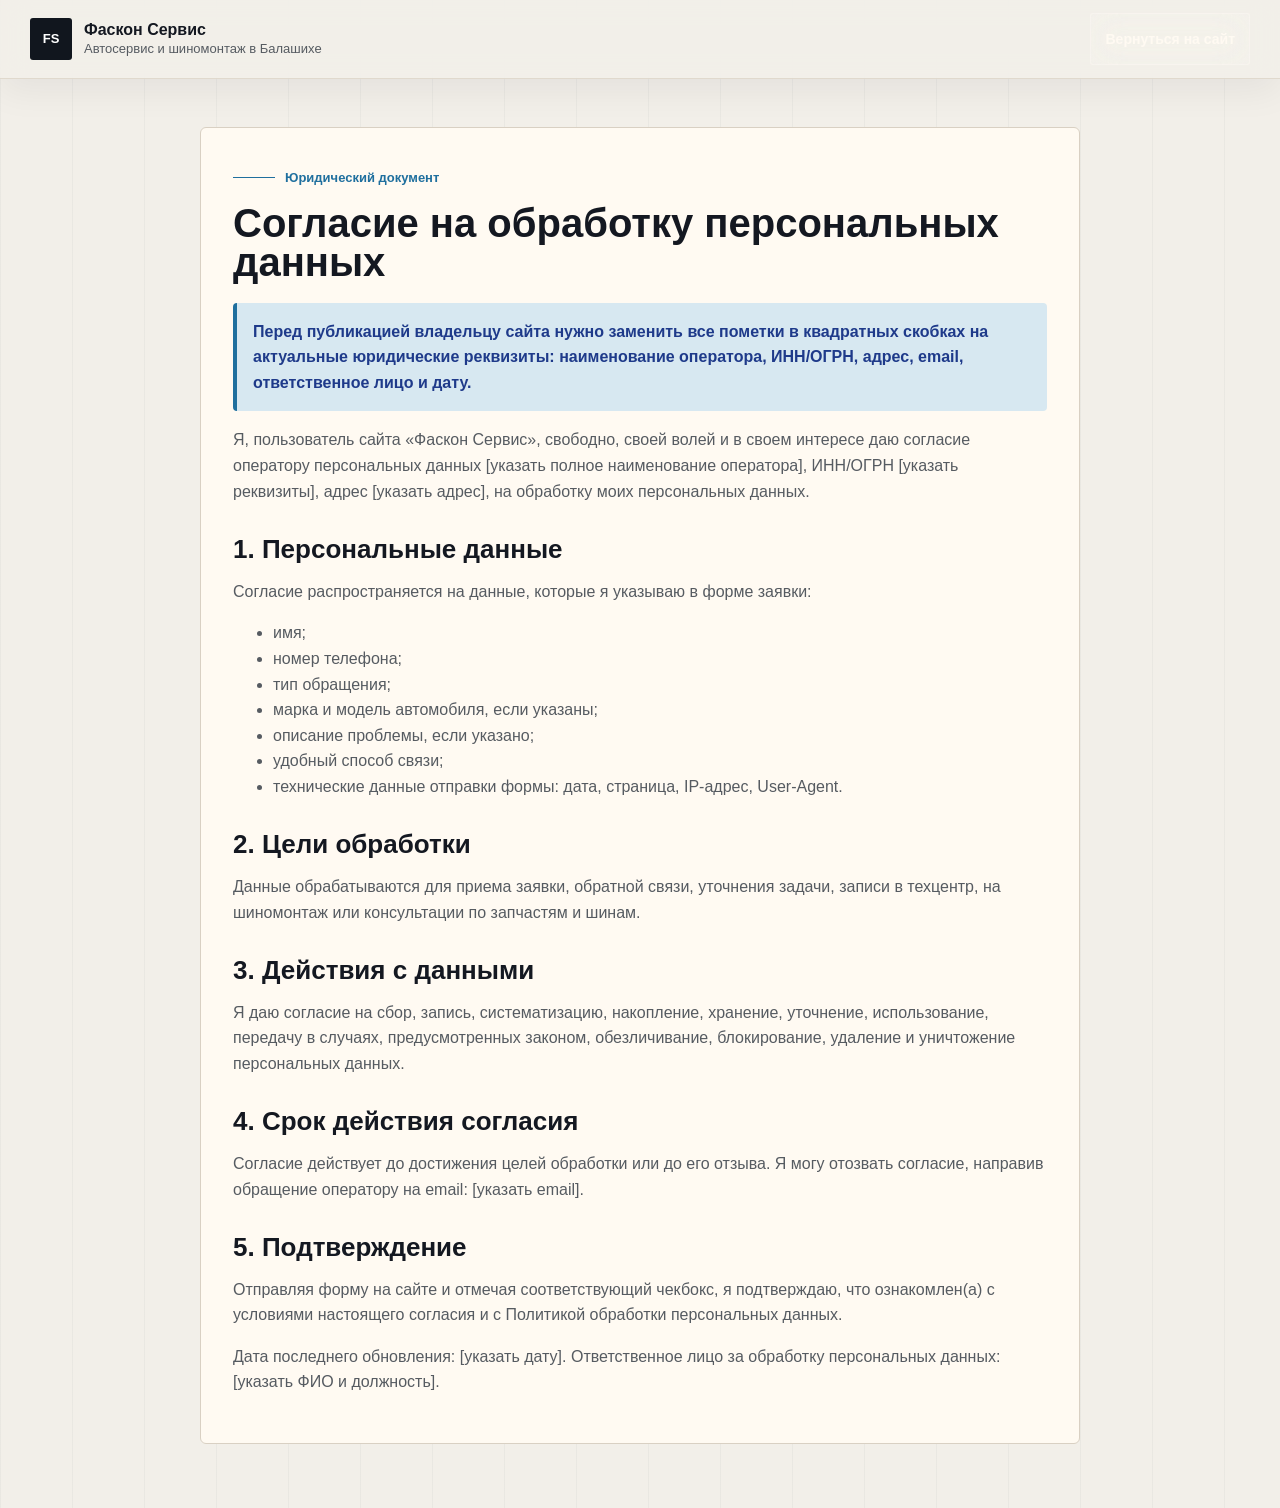
<file: personal-data-consent.html>
<!doctype html>
<html lang="ru">
<head>
  <meta charset="utf-8">
  <meta name="viewport" content="width=device-width, initial-scale=1">
  <title>Согласие на обработку персональных данных — Фаскон Сервис</title>
  <meta name="description" content="Согласие на обработку персональных данных для формы заявки сайта Фаскон Сервис. Перед публикацией владельцу сайта необходимо заполнить реквизиты оператора.">
  <meta name="robots" content="index, follow">
  <link rel="canonical" href="https://rombensonn.github.io/fascon-service/personal-data-consent.html">
  <link rel="stylesheet" href="assets/css/style.css">
  <link rel="icon" href="assets/img/favicon.svg" type="image/svg+xml">
</head>
<body>
  <header class="site-header">
    <div class="container header-inner">
      <a class="brand" href="./">
        <span class="brand-mark" aria-hidden="true">FS</span>
        <span>
          <strong>Фаскон Сервис</strong>
          <small>Автосервис и шиномонтаж в Балашихе</small>
        </span>
      </a>
      <a class="button button-small button-secondary" href="./">Вернуться на сайт</a>
    </div>
  </header>

  <main class="legal-main">
    <article class="legal-shell">
      <p class="eyebrow">Юридический документ</p>
      <h1>Согласие на обработку персональных данных</h1>
      <p class="legal-notice">Перед публикацией владельцу сайта нужно заменить все пометки в квадратных скобках на актуальные юридические реквизиты: наименование оператора, ИНН/ОГРН, адрес, email, ответственное лицо и дату.</p>

      <p>Я, пользователь сайта «Фаскон Сервис», свободно, своей волей и в своем интересе даю согласие оператору персональных данных [указать полное наименование оператора], ИНН/ОГРН [указать реквизиты], адрес [указать адрес], на обработку моих персональных данных.</p>

      <h2>1. Персональные данные</h2>
      <p>Согласие распространяется на данные, которые я указываю в форме заявки:</p>
      <ul>
        <li>имя;</li>
        <li>номер телефона;</li>
        <li>тип обращения;</li>
        <li>марка и модель автомобиля, если указаны;</li>
        <li>описание проблемы, если указано;</li>
        <li>удобный способ связи;</li>
        <li>технические данные отправки формы: дата, страница, IP-адрес, User-Agent.</li>
      </ul>

      <h2>2. Цели обработки</h2>
      <p>Данные обрабатываются для приема заявки, обратной связи, уточнения задачи, записи в техцентр, на шиномонтаж или консультации по запчастям и шинам.</p>

      <h2>3. Действия с данными</h2>
      <p>Я даю согласие на сбор, запись, систематизацию, накопление, хранение, уточнение, использование, передачу в случаях, предусмотренных законом, обезличивание, блокирование, удаление и уничтожение персональных данных.</p>

      <h2>4. Срок действия согласия</h2>
      <p>Согласие действует до достижения целей обработки или до его отзыва. Я могу отозвать согласие, направив обращение оператору на email: [указать email].</p>

      <h2>5. Подтверждение</h2>
      <p>Отправляя форму на сайте и отмечая соответствующий чекбокс, я подтверждаю, что ознакомлен(а) с условиями настоящего согласия и с Политикой обработки персональных данных.</p>

      <p>Дата последнего обновления: [указать дату]. Ответственное лицо за обработку персональных данных: [указать ФИО и должность].</p>
    </article>
  </main>
</body>
</html>
</file>
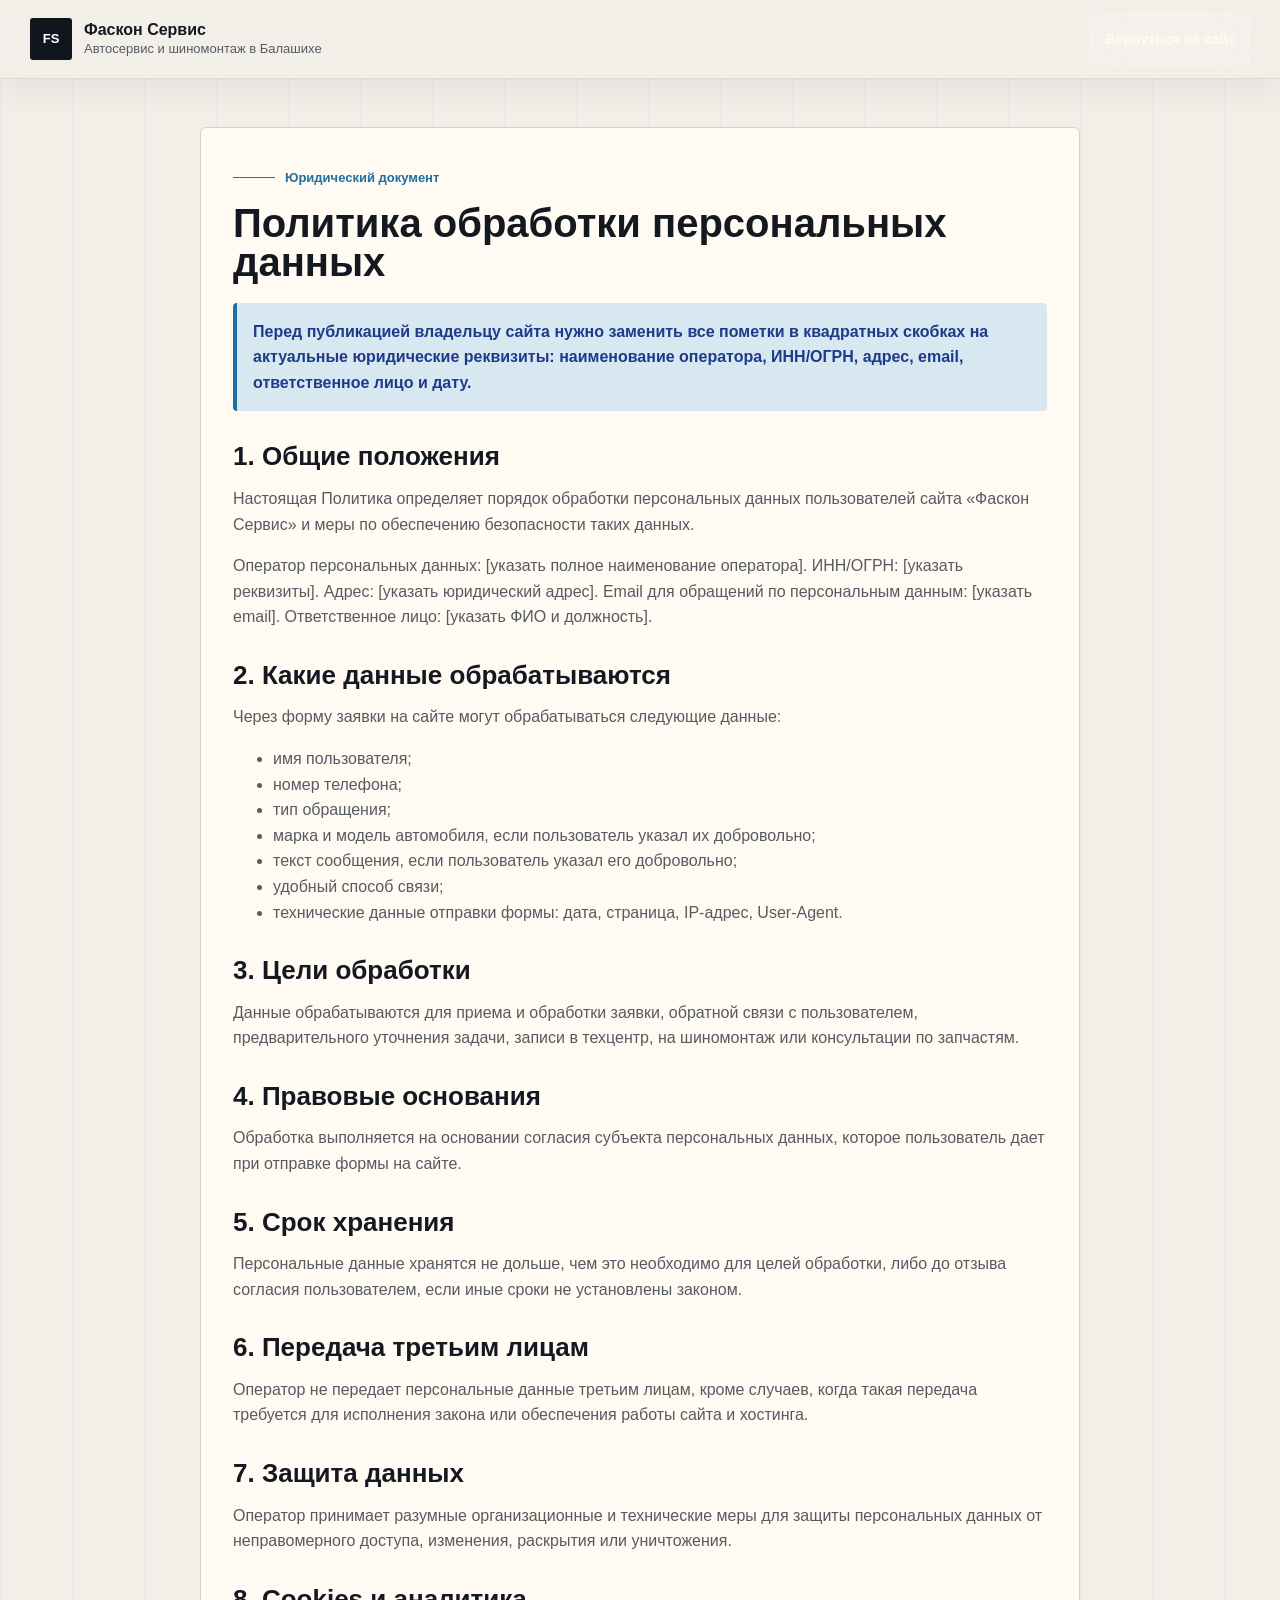
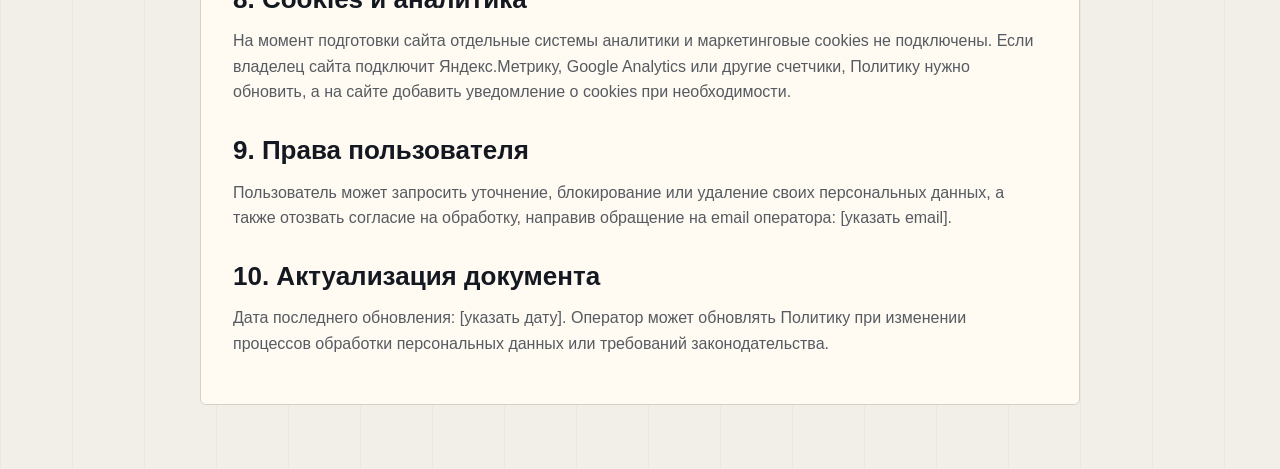
<file: privacy-policy.html>
<!doctype html>
<html lang="ru">
<head>
  <meta charset="utf-8">
  <meta name="viewport" content="width=device-width, initial-scale=1">
  <title>Политика обработки персональных данных — Фаскон Сервис</title>
  <meta name="description" content="Политика обработки персональных данных сайта Фаскон Сервис. Перед публикацией владельцу сайта необходимо заполнить реквизиты оператора.">
  <meta name="robots" content="index, follow">
  <link rel="canonical" href="https://rombensonn.github.io/fascon-service/privacy-policy.html">
  <link rel="stylesheet" href="assets/css/style.css">
  <link rel="icon" href="assets/img/favicon.svg" type="image/svg+xml">
</head>
<body>
  <header class="site-header">
    <div class="container header-inner">
      <a class="brand" href="./">
        <span class="brand-mark" aria-hidden="true">FS</span>
        <span>
          <strong>Фаскон Сервис</strong>
          <small>Автосервис и шиномонтаж в Балашихе</small>
        </span>
      </a>
      <a class="button button-small button-secondary" href="./">Вернуться на сайт</a>
    </div>
  </header>

  <main class="legal-main">
    <article class="legal-shell">
      <p class="eyebrow">Юридический документ</p>
      <h1>Политика обработки персональных данных</h1>
      <p class="legal-notice">Перед публикацией владельцу сайта нужно заменить все пометки в квадратных скобках на актуальные юридические реквизиты: наименование оператора, ИНН/ОГРН, адрес, email, ответственное лицо и дату.</p>

      <h2>1. Общие положения</h2>
      <p>Настоящая Политика определяет порядок обработки персональных данных пользователей сайта «Фаскон Сервис» и меры по обеспечению безопасности таких данных.</p>
      <p>Оператор персональных данных: [указать полное наименование оператора]. ИНН/ОГРН: [указать реквизиты]. Адрес: [указать юридический адрес]. Email для обращений по персональным данным: [указать email]. Ответственное лицо: [указать ФИО и должность].</p>

      <h2>2. Какие данные обрабатываются</h2>
      <p>Через форму заявки на сайте могут обрабатываться следующие данные:</p>
      <ul>
        <li>имя пользователя;</li>
        <li>номер телефона;</li>
        <li>тип обращения;</li>
        <li>марка и модель автомобиля, если пользователь указал их добровольно;</li>
        <li>текст сообщения, если пользователь указал его добровольно;</li>
        <li>удобный способ связи;</li>
        <li>технические данные отправки формы: дата, страница, IP-адрес, User-Agent.</li>
      </ul>

      <h2>3. Цели обработки</h2>
      <p>Данные обрабатываются для приема и обработки заявки, обратной связи с пользователем, предварительного уточнения задачи, записи в техцентр, на шиномонтаж или консультации по запчастям.</p>

      <h2>4. Правовые основания</h2>
      <p>Обработка выполняется на основании согласия субъекта персональных данных, которое пользователь дает при отправке формы на сайте.</p>

      <h2>5. Срок хранения</h2>
      <p>Персональные данные хранятся не дольше, чем это необходимо для целей обработки, либо до отзыва согласия пользователем, если иные сроки не установлены законом.</p>

      <h2>6. Передача третьим лицам</h2>
      <p>Оператор не передает персональные данные третьим лицам, кроме случаев, когда такая передача требуется для исполнения закона или обеспечения работы сайта и хостинга.</p>

      <h2>7. Защита данных</h2>
      <p>Оператор принимает разумные организационные и технические меры для защиты персональных данных от неправомерного доступа, изменения, раскрытия или уничтожения.</p>

      <h2>8. Cookies и аналитика</h2>
      <p>На момент подготовки сайта отдельные системы аналитики и маркетинговые cookies не подключены. Если владелец сайта подключит Яндекс.Метрику, Google Analytics или другие счетчики, Политику нужно обновить, а на сайте добавить уведомление о cookies при необходимости.</p>

      <h2>9. Права пользователя</h2>
      <p>Пользователь может запросить уточнение, блокирование или удаление своих персональных данных, а также отозвать согласие на обработку, направив обращение на email оператора: [указать email].</p>

      <h2>10. Актуализация документа</h2>
      <p>Дата последнего обновления: [указать дату]. Оператор может обновлять Политику при изменении процессов обработки персональных данных или требований законодательства.</p>
    </article>
  </main>
</body>
</html>
</file>
<file: assets/css/style.css>
:root {
  --color-bg: #f6f8fa;
  --color-surface: #ffffff;
  --color-surface-soft: #eef4f8;
  --color-text: #111827;
  --color-text-soft: #4b5563;
  --color-dark: #0f172a;
  --color-dark-soft: #1e293b;
  --color-accent: #2563eb;
  --color-accent-hover: #1d4ed8;
  --color-accent-soft: #dbeafe;
  --color-teal: #0ea5e9;
  --color-border: #e5e7eb;
  --color-success: #047857;
  --color-error: #b91c1c;
  --shadow-sm: 0 1px 2px rgba(15, 23, 42, 0.06);
  --shadow-md: 0 16px 40px rgba(15, 23, 42, 0.10);
  --radius-sm: 4px;
  --radius-md: 8px;
  --space-1: 4px;
  --space-2: 8px;
  --space-3: 12px;
  --space-4: 16px;
  --space-5: 20px;
  --space-6: 24px;
  --space-8: 32px;
  --space-10: 40px;
  --space-12: 48px;
  --space-16: 64px;
  --container: 1180px;
  --font-sans: Inter, -apple-system, BlinkMacSystemFont, "Segoe UI", Roboto, Arial, "Noto Sans", sans-serif;
  --motion-fast: 160ms ease;
  --motion-base: 240ms ease;
}

*,
*::before,
*::after {
  box-sizing: border-box;
}

html {
  scroll-behavior: smooth;
  scroll-padding-top: 92px;
}

body {
  margin: 0;
  min-width: 320px;
  background: var(--color-bg);
  color: var(--color-text);
  font-family: var(--font-sans);
  font-size: 16px;
  line-height: 1.6;
  letter-spacing: 0;
  overflow-x: hidden;
  text-rendering: optimizeLegibility;
  -webkit-font-smoothing: antialiased;
}

img,
svg {
  display: block;
  max-width: 100%;
}

a {
  color: inherit;
  text-decoration: none;
}

button,
input,
select,
textarea {
  font: inherit;
  letter-spacing: 0;
}

button,
a,
summary,
label {
  -webkit-tap-highlight-color: transparent;
}

:focus-visible {
  outline: 3px solid rgba(37, 99, 235, 0.35);
  outline-offset: 3px;
}

.skip-link {
  position: fixed;
  z-index: 1000;
  top: 12px;
  left: 12px;
  padding: 10px 14px;
  border-radius: var(--radius-md);
  background: var(--color-dark);
  color: #ffffff;
  transform: translateY(-140%);
  transition: transform var(--motion-fast);
}

.skip-link:focus {
  transform: translateY(0);
}

.visually-hidden {
  position: absolute;
  width: 1px;
  height: 1px;
  padding: 0;
  margin: -1px;
  overflow: hidden;
  clip: rect(0, 0, 0, 0);
  white-space: nowrap;
  border: 0;
}

.container {
  width: min(100% - 40px, var(--container));
  margin-inline: auto;
}

.section {
  padding: var(--space-16) 0;
}

.section-heading {
  max-width: 760px;
  margin-bottom: var(--space-10);
}

.section-heading-row {
  display: grid;
  grid-template-columns: minmax(0, 1.1fr) minmax(280px, 0.7fr);
  gap: var(--space-8);
  align-items: end;
  max-width: none;
}

.section-heading-row > p {
  margin: 0;
  color: var(--color-text-soft);
}

.eyebrow {
  margin: 0 0 var(--space-3);
  color: var(--color-accent);
  font-size: 14px;
  font-weight: 700;
  line-height: 1.35;
}

h1,
h2,
h3,
p {
  margin-top: 0;
}

h1,
h2,
h3 {
  color: var(--color-text);
  line-height: 1.12;
}

h1 {
  max-width: 780px;
  margin-bottom: var(--space-5);
  font-size: 52px;
  font-weight: 760;
}

h2 {
  margin-bottom: var(--space-4);
  font-size: 38px;
  font-weight: 740;
}

h3 {
  margin-bottom: var(--space-3);
  font-size: 21px;
  font-weight: 720;
}

p {
  color: var(--color-text-soft);
}

.button {
  display: inline-flex;
  min-height: 48px;
  align-items: center;
  justify-content: center;
  gap: var(--space-2);
  padding: 12px 18px;
  border: 1px solid transparent;
  border-radius: var(--radius-md);
  font-weight: 700;
  line-height: 1.2;
  text-align: center;
  cursor: pointer;
  transition: transform var(--motion-fast), background-color var(--motion-fast), border-color var(--motion-fast), box-shadow var(--motion-fast), color var(--motion-fast);
}

.button:hover {
  transform: translateY(-1px);
}

.button:active {
  transform: translateY(0);
}

.button-primary {
  background: var(--color-accent);
  color: #ffffff;
  box-shadow: 0 10px 20px rgba(37, 99, 235, 0.20);
}

.button-primary:hover {
  background: var(--color-accent-hover);
}

.button-secondary {
  background: #ffffff;
  border-color: var(--color-border);
  color: var(--color-dark);
}

.button-secondary:hover {
  border-color: rgba(37, 99, 235, 0.35);
  color: var(--color-accent);
}

.button-ghost {
  border-color: rgba(255, 255, 255, 0.22);
  color: #ffffff;
}

.button-ghost:hover {
  background: rgba(255, 255, 255, 0.10);
}

.button-light {
  background: #ffffff;
  color: var(--color-dark);
}

.button-small {
  min-height: 42px;
  padding: 10px 14px;
  font-size: 14px;
}

.button-full {
  width: 100%;
}

.button[disabled] {
  opacity: 0.62;
  cursor: wait;
  transform: none;
}

.text-link,
.card-cta {
  display: inline-flex;
  min-height: 44px;
  align-items: center;
  color: var(--color-accent);
  font-weight: 700;
  text-decoration: underline;
  text-decoration-color: rgba(37, 99, 235, 0.24);
  text-underline-offset: 5px;
}

.text-link:hover,
.card-cta:hover {
  color: var(--color-accent-hover);
  text-decoration-color: currentColor;
}

.site-header {
  position: sticky;
  z-index: 100;
  top: 0;
  border-bottom: 1px solid rgba(229, 231, 235, 0.86);
  background: rgba(246, 248, 250, 0.92);
  backdrop-filter: blur(14px);
}

.header-inner {
  position: relative;
  display: flex;
  min-height: 78px;
  align-items: center;
  justify-content: space-between;
  gap: var(--space-5);
}

.brand {
  display: inline-flex;
  min-width: 240px;
  align-items: center;
  gap: var(--space-3);
}

.brand-mark {
  display: inline-flex;
  width: 42px;
  height: 42px;
  align-items: center;
  justify-content: center;
  border-radius: var(--radius-md);
  background: var(--color-dark);
  color: #ffffff;
  font-size: 13px;
  font-weight: 800;
}

.brand strong,
.brand small {
  display: block;
}

.brand strong {
  line-height: 1.1;
}

.brand small {
  margin-top: 3px;
  color: var(--color-text-soft);
  font-size: 13px;
  line-height: 1.25;
}

.main-nav {
  display: flex;
  align-items: center;
  gap: var(--space-1);
}

.main-nav a {
  min-height: 42px;
  padding: 10px 12px;
  border-radius: var(--radius-md);
  color: var(--color-text-soft);
  font-size: 15px;
  font-weight: 650;
  transition: background-color var(--motion-fast), color var(--motion-fast);
}

.main-nav a:hover {
  background: var(--color-surface);
  color: var(--color-text);
}

.header-actions {
  display: flex;
  align-items: center;
  gap: var(--space-3);
}

.header-phone {
  color: var(--color-dark);
  font-weight: 760;
  white-space: nowrap;
}

.menu-toggle {
  display: none;
  width: 46px;
  height: 46px;
  flex: 0 0 46px;
  align-items: center;
  justify-content: center;
  flex-direction: column;
  gap: 5px;
  border: 1px solid var(--color-border);
  border-radius: var(--radius-md);
  background: var(--color-surface);
  cursor: pointer;
}

.menu-toggle span[aria-hidden="true"] {
  width: 20px;
  height: 2px;
  border-radius: 999px;
  background: var(--color-dark);
  transition: transform var(--motion-fast), opacity var(--motion-fast);
}

body.nav-open .menu-toggle span[aria-hidden="true"]:nth-child(2) {
  transform: translateY(7px) rotate(45deg);
}

body.nav-open .menu-toggle span[aria-hidden="true"]:nth-child(3) {
  opacity: 0;
}

body.nav-open .menu-toggle span[aria-hidden="true"]:nth-child(4) {
  transform: translateY(-7px) rotate(-45deg);
}

.hero {
  position: relative;
  overflow: hidden;
  padding-top: var(--space-12);
  background:
    linear-gradient(90deg, rgba(14, 165, 233, 0.08) 1px, transparent 1px),
    linear-gradient(180deg, rgba(15, 23, 42, 0.05) 1px, transparent 1px);
  background-size: 48px 48px;
}

.hero-grid {
  display: grid;
  grid-template-columns: minmax(0, 1.04fr) minmax(380px, 0.86fr);
  gap: var(--space-12);
  align-items: center;
}

.hero-lead {
  max-width: 720px;
  margin-bottom: var(--space-6);
  color: #334155;
  font-size: 19px;
  line-height: 1.65;
}

.hero-badges {
  display: flex;
  flex-wrap: wrap;
  gap: var(--space-2);
  margin-bottom: var(--space-6);
}

.hero-badges span {
  display: inline-flex;
  min-height: 36px;
  align-items: center;
  border: 1px solid rgba(37, 99, 235, 0.16);
  border-radius: var(--radius-md);
  background: rgba(255, 255, 255, 0.82);
  color: #1e3a8a;
  padding: 7px 10px;
  font-size: 14px;
  font-weight: 650;
}

.hero-actions {
  display: flex;
  flex-wrap: wrap;
  gap: var(--space-3);
  align-items: center;
  margin-bottom: var(--space-6);
}

.quick-help {
  display: grid;
  max-width: 680px;
  gap: var(--space-1);
  padding: var(--space-4);
  border: 1px solid rgba(37, 99, 235, 0.14);
  border-left: 4px solid var(--color-accent);
  border-radius: var(--radius-md);
  background: rgba(255, 255, 255, 0.88);
  box-shadow: var(--shadow-sm);
}

.quick-help span {
  color: var(--color-text-soft);
}

.hero-panel {
  position: relative;
  min-height: 420px;
  border: 1px solid rgba(15, 23, 42, 0.08);
  border-radius: var(--radius-md);
  background: #ffffff;
  box-shadow: var(--shadow-md);
}

.hero-panel img {
  width: 100%;
  height: 100%;
  min-height: 420px;
  object-fit: cover;
  border-radius: var(--radius-md);
}

.hero-panel-card {
  position: absolute;
  display: grid;
  gap: 3px;
  min-width: 196px;
  padding: 14px;
  border: 1px solid rgba(255, 255, 255, 0.35);
  border-radius: var(--radius-md);
  background: rgba(15, 23, 42, 0.90);
  color: #ffffff;
  box-shadow: 0 18px 40px rgba(15, 23, 42, 0.22);
}

.hero-panel-card span {
  color: #cbd5e1;
  font-size: 13px;
}

.hero-panel-card strong {
  font-size: 16px;
  line-height: 1.25;
}

.hero-panel-card-top {
  top: 18px;
  right: 18px;
}

.hero-panel-card-bottom {
  bottom: 18px;
  left: 18px;
}

.trust-section,
.process-section,
.contacts-section {
  background: var(--color-surface);
}

.feature-grid,
.service-grid,
.reviews-grid,
.process-grid {
  display: grid;
  gap: var(--space-4);
}

.feature-grid {
  grid-template-columns: repeat(4, minmax(0, 1fr));
}

.feature-card,
.service-card,
.review-card,
.process-step,
.contact-card,
.quote-card {
  border: 1px solid var(--color-border);
  border-radius: var(--radius-md);
  background: var(--color-surface);
  box-shadow: var(--shadow-sm);
}

.feature-card {
  padding: var(--space-5);
}

.card-number {
  display: inline-flex;
  margin-bottom: var(--space-6);
  color: var(--color-accent);
  font-weight: 800;
  font-variant-numeric: tabular-nums;
}

.feature-card p,
.service-card p,
.review-card p,
.process-step p,
.quote-card p {
  margin-bottom: 0;
}

.services-section {
  background: var(--color-bg);
}

.service-grid {
  grid-template-columns: repeat(3, minmax(0, 1fr));
}

.service-card {
  display: flex;
  min-height: 100%;
  flex-direction: column;
  padding: var(--space-6);
}

.service-card ul {
  display: grid;
  gap: var(--space-2);
  margin: var(--space-5) 0 var(--space-5);
  padding: 0;
  list-style: none;
}

.service-card li {
  position: relative;
  padding-left: 18px;
  color: #334155;
}

.service-card li::before {
  position: absolute;
  top: 0.72em;
  left: 0;
  width: 7px;
  height: 7px;
  border-radius: 50%;
  background: var(--color-teal);
  content: "";
}

.service-card .card-cta {
  margin-top: auto;
}

.split-layout {
  display: grid;
  grid-template-columns: minmax(300px, 0.9fr) minmax(0, 1.1fr);
  gap: var(--space-12);
  align-items: start;
}

.sticky-heading {
  position: sticky;
  top: 112px;
  margin-bottom: 0;
}

.scenario-list {
  display: grid;
  gap: var(--space-3);
}

.scenario-item {
  position: relative;
  min-height: 58px;
  padding: 17px 18px 17px 46px;
  border: 1px solid var(--color-border);
  border-radius: var(--radius-md);
  background: var(--color-surface);
  color: #334155;
  font-weight: 650;
}

.scenario-item::before {
  position: absolute;
  top: 22px;
  left: 18px;
  width: 10px;
  height: 10px;
  border: 2px solid var(--color-accent);
  border-radius: 50%;
  content: "";
}

.process-grid {
  grid-template-columns: repeat(3, minmax(0, 1fr));
  margin: 0;
  padding: 0;
  list-style: none;
}

.process-step {
  padding: var(--space-6);
}

.process-step span {
  display: inline-flex;
  width: 36px;
  height: 36px;
  align-items: center;
  justify-content: center;
  margin-bottom: var(--space-5);
  border-radius: var(--radius-md);
  background: var(--color-accent-soft);
  color: var(--color-accent);
  font-weight: 800;
  font-variant-numeric: tabular-nums;
}

.tire-section {
  background: var(--color-dark);
  color: #ffffff;
}

.tire-section h2,
.tire-section h3 {
  color: #ffffff;
}

.tire-section p {
  color: #cbd5e1;
}

.tire-grid {
  display: grid;
  grid-template-columns: minmax(0, 0.9fr) minmax(340px, 0.74fr);
  gap: var(--space-10);
  align-items: center;
}

.cta-row {
  display: flex;
  flex-wrap: wrap;
  gap: var(--space-3);
  margin-top: var(--space-6);
}

.quote-card {
  overflow: hidden;
  background: var(--color-dark-soft);
  border-color: rgba(255, 255, 255, 0.12);
}

.quote-card img {
  width: 100%;
  aspect-ratio: 13 / 9;
  object-fit: cover;
  background: #111827;
}

.quote-card p {
  padding: var(--space-5) var(--space-5) var(--space-2);
  color: #e5e7eb;
  font-size: 18px;
}

.quote-card span {
  display: block;
  padding: 0 var(--space-5) var(--space-5);
  color: #94a3b8;
  font-size: 14px;
}

.parts-section {
  padding: var(--space-12) 0;
  background: var(--color-bg);
}

.parts-band {
  display: grid;
  grid-template-columns: minmax(0, 1fr) auto;
  gap: var(--space-8);
  align-items: center;
  padding: var(--space-8);
  border-radius: var(--radius-md);
  background: var(--color-accent);
  color: #ffffff;
}

.parts-band h2,
.parts-band p,
.parts-band .eyebrow {
  color: #ffffff;
}

.parts-band p {
  max-width: 760px;
  margin-bottom: 0;
}

.reviews-section {
  background: var(--color-surface);
}

.rating-note {
  padding: var(--space-4);
  border: 1px solid var(--color-border);
  border-radius: var(--radius-md);
  background: var(--color-bg);
}

.reviews-grid {
  grid-template-columns: repeat(5, minmax(0, 1fr));
}

.review-card {
  padding: var(--space-5);
}

.review-card span {
  display: block;
  margin-bottom: var(--space-4);
  color: var(--color-accent);
  font-size: 13px;
  font-weight: 700;
}

.form-section {
  background: var(--color-bg);
}

.request-grid {
  display: grid;
  grid-template-columns: minmax(0, 0.86fr) minmax(420px, 0.72fr);
  gap: var(--space-12);
  align-items: start;
}

.request-copy {
  position: sticky;
  top: 112px;
}

.phone-stack {
  display: grid;
  gap: var(--space-3);
  margin-top: var(--space-6);
}

.phone-stack a {
  display: grid;
  gap: 4px;
  padding: var(--space-4);
  border: 1px solid var(--color-border);
  border-radius: var(--radius-md);
  background: var(--color-surface);
  transition: border-color var(--motion-fast), transform var(--motion-fast), box-shadow var(--motion-fast);
}

.phone-stack a:hover {
  border-color: rgba(37, 99, 235, 0.36);
  transform: translateY(-1px);
  box-shadow: var(--shadow-sm);
}

.phone-stack span {
  color: var(--color-text-soft);
  font-size: 14px;
}

.phone-stack strong {
  color: var(--color-text);
  font-size: 19px;
  line-height: 1.25;
}

.lead-form {
  display: grid;
  gap: var(--space-5);
  padding: var(--space-6);
  border: 1px solid var(--color-border);
  border-radius: var(--radius-md);
  background: var(--color-surface);
  box-shadow: var(--shadow-md);
}

.form-grid {
  display: grid;
  grid-template-columns: repeat(2, minmax(0, 1fr));
  gap: var(--space-4);
}

.form-field {
  display: grid;
  gap: var(--space-2);
}

.form-field label,
.contact-method legend {
  color: var(--color-text);
  font-weight: 700;
}

.form-field label span {
  color: var(--color-error);
}

.form-field input,
.form-field select,
.form-field textarea {
  width: 100%;
  min-height: 48px;
  border: 1px solid var(--color-border);
  border-radius: var(--radius-md);
  background: #ffffff;
  color: var(--color-text);
  padding: 12px 14px;
  transition: border-color var(--motion-fast), box-shadow var(--motion-fast);
}

.form-field textarea {
  resize: vertical;
}

.form-field input:hover,
.form-field select:hover,
.form-field textarea:hover {
  border-color: #cbd5e1;
}

.form-field input:focus,
.form-field select:focus,
.form-field textarea:focus {
  border-color: rgba(37, 99, 235, 0.66);
  box-shadow: 0 0 0 4px rgba(37, 99, 235, 0.10);
  outline: none;
}

.contact-method {
  display: flex;
  flex-wrap: wrap;
  gap: var(--space-2);
  margin: 0;
  padding: 0;
  border: 0;
}

.contact-method legend {
  width: 100%;
  margin-bottom: var(--space-1);
}

.contact-method label {
  position: relative;
  display: inline-flex;
  min-height: 44px;
  align-items: center;
  cursor: pointer;
}

.contact-method input {
  position: absolute;
  opacity: 0;
}

.contact-method span {
  display: inline-flex;
  min-height: 44px;
  align-items: center;
  border: 1px solid var(--color-border);
  border-radius: var(--radius-md);
  padding: 9px 13px;
  background: var(--color-bg);
  color: var(--color-text-soft);
  font-weight: 650;
  transition: border-color var(--motion-fast), background-color var(--motion-fast), color var(--motion-fast);
}

.contact-method input:checked + span {
  border-color: rgba(37, 99, 235, 0.28);
  background: var(--color-accent-soft);
  color: #1e3a8a;
}

.contact-method input:focus-visible + span {
  outline: 3px solid rgba(37, 99, 235, 0.35);
  outline-offset: 3px;
}

.checkbox-group {
  display: grid;
  gap: var(--space-3);
}

.checkbox-field {
  display: grid;
  grid-template-columns: 22px 1fr;
  gap: var(--space-3);
  align-items: start;
  color: var(--color-text-soft);
  line-height: 1.45;
  cursor: pointer;
}

.checkbox-field input {
  width: 20px;
  height: 20px;
  margin: 2px 0 0;
  accent-color: var(--color-accent);
}

.checkbox-field a {
  color: var(--color-accent);
  font-weight: 700;
  text-decoration: underline;
  text-underline-offset: 4px;
}

.hp-field {
  position: absolute;
  left: -10000px;
  width: 1px;
  height: 1px;
  overflow: hidden;
}

.form-status {
  min-height: 26px;
  margin: 0;
  font-weight: 700;
}

.form-status.is-success {
  color: var(--color-success);
}

.form-status.is-error {
  color: var(--color-error);
}

.contacts-grid {
  display: grid;
  grid-template-columns: minmax(0, 0.9fr) minmax(360px, 0.74fr);
  gap: var(--space-12);
  align-items: start;
}

address {
  max-width: 620px;
  color: #334155;
  font-style: normal;
  font-size: 18px;
}

.worktime {
  margin: var(--space-3) 0 var(--space-6);
}

.contact-cards {
  display: grid;
  gap: var(--space-3);
}

.contact-card {
  display: grid;
  gap: 4px;
  padding: var(--space-4);
  transition: border-color var(--motion-fast), transform var(--motion-fast);
}

.contact-card:hover {
  border-color: rgba(37, 99, 235, 0.32);
  transform: translateY(-1px);
}

.contact-card span {
  color: var(--color-text-soft);
  font-size: 14px;
}

.contact-card strong {
  color: var(--color-text);
  font-size: 20px;
}

.contact-info-panel {
  display: grid;
  gap: var(--space-6);
  padding: var(--space-6);
  border-radius: var(--radius-md);
  background: var(--color-bg);
}

.tag-list {
  display: flex;
  flex-wrap: wrap;
  gap: var(--space-2);
  margin: 0;
  padding: 0;
  list-style: none;
}

.tag-list li {
  min-height: 34px;
  padding: 6px 10px;
  border: 1px solid var(--color-border);
  border-radius: var(--radius-md);
  background: #ffffff;
  color: #334155;
  font-weight: 650;
}

.map-placeholder {
  display: grid;
  gap: var(--space-3);
  padding: var(--space-5);
  border: 1px dashed rgba(37, 99, 235, 0.34);
  border-radius: var(--radius-md);
  background: #ffffff;
}

.map-placeholder span {
  color: var(--color-accent);
  font-weight: 800;
}

.map-placeholder p {
  margin-bottom: 0;
}

.faq-section {
  background: var(--color-bg);
}

.faq-grid {
  display: grid;
  grid-template-columns: minmax(260px, 0.56fr) minmax(0, 1fr);
  gap: var(--space-10);
  align-items: start;
}

.faq-list {
  display: grid;
  gap: var(--space-3);
}

details {
  border: 1px solid var(--color-border);
  border-radius: var(--radius-md);
  background: var(--color-surface);
}

summary {
  min-height: 58px;
  padding: 16px 52px 16px 18px;
  color: var(--color-text);
  font-weight: 750;
  cursor: pointer;
}

summary::marker {
  color: var(--color-accent);
}

details p {
  margin: 0;
  padding: 0 18px 18px;
}

.site-footer {
  padding: var(--space-10) 0 calc(var(--space-10) + env(safe-area-inset-bottom));
  background: var(--color-dark);
  color: #ffffff;
}

.footer-grid {
  display: flex;
  justify-content: space-between;
  gap: var(--space-8);
}

.footer-grid p {
  margin: var(--space-2) 0 0;
  color: #cbd5e1;
}

.footer-links {
  display: grid;
  gap: var(--space-2);
  align-content: start;
}

.footer-links a {
  color: #dbeafe;
  text-decoration: underline;
  text-underline-offset: 4px;
}

.mobile-bottom-bar {
  display: none;
}

.reveal,
.reveal.is-visible {
  opacity: 1;
  transform: translateY(0);
  transition: opacity 300ms ease, transform 300ms ease;
}

.legal-main {
  padding: var(--space-12) 0 var(--space-16);
}

.legal-shell {
  width: min(100% - 40px, 880px);
  margin-inline: auto;
  padding: var(--space-8);
  border: 1px solid var(--color-border);
  border-radius: var(--radius-md);
  background: var(--color-surface);
}

.legal-shell h1 {
  font-size: 40px;
}

.legal-shell h2 {
  margin-top: var(--space-8);
  font-size: 26px;
}

.legal-shell ul {
  color: var(--color-text-soft);
}

.legal-notice {
  padding: var(--space-4);
  border-left: 4px solid var(--color-accent);
  border-radius: var(--radius-sm);
  background: var(--color-accent-soft);
  color: #1e3a8a;
  font-weight: 650;
}

@media (max-width: 1120px) {
  .header-phone {
    display: none;
  }

  .feature-grid,
  .reviews-grid {
    grid-template-columns: repeat(2, minmax(0, 1fr));
  }

  .service-grid,
  .process-grid {
    grid-template-columns: repeat(2, minmax(0, 1fr));
  }
}

@media (max-width: 980px) {
  h1 {
    font-size: 42px;
  }

  h2 {
    font-size: 32px;
  }

  .hero-grid,
  .split-layout,
  .tire-grid,
  .request-grid,
  .contacts-grid,
  .faq-grid,
  .section-heading-row {
    grid-template-columns: 1fr;
  }

  .sticky-heading,
  .request-copy {
    position: static;
  }

  .hero-panel {
    min-height: 360px;
  }

  .hero-panel img {
    min-height: 360px;
  }

  .parts-band {
    grid-template-columns: 1fr;
  }

  .parts-band .button {
    width: fit-content;
  }
}

@media (max-width: 860px) {
  .container {
    width: min(100% - 32px, var(--container));
  }

  .header-inner {
    min-height: 70px;
  }

  .brand {
    min-width: 0;
  }

  .brand small {
    display: none;
  }

  .main-nav {
    position: absolute;
    top: calc(100% + 8px);
    right: 0;
    left: 0;
    display: grid;
    gap: var(--space-1);
    max-height: 0;
    overflow: hidden;
    padding: 0;
    border: 1px solid transparent;
    border-radius: var(--radius-md);
    background: var(--color-surface);
    box-shadow: var(--shadow-md);
    opacity: 0;
    pointer-events: none;
    transition: max-height var(--motion-base), opacity var(--motion-base), padding var(--motion-base), border-color var(--motion-base);
  }

  body.nav-open .main-nav {
    max-height: 320px;
    padding: var(--space-2);
    border-color: var(--color-border);
    opacity: 1;
    pointer-events: auto;
  }

  .main-nav a {
    width: 100%;
  }

  .header-actions .button {
    display: none;
  }

  .menu-toggle {
    display: inline-flex;
  }
}

@media (max-width: 740px) {
  body {
    padding-bottom: calc(72px + env(safe-area-inset-bottom));
  }

  html {
    scroll-padding-top: 80px;
  }

  .section {
    padding: var(--space-12) 0;
  }

  .hero {
    padding-top: var(--space-8);
  }

  h1 {
    font-size: 34px;
  }

  h2 {
    font-size: 28px;
  }

  h3 {
    font-size: 19px;
  }

  .hero-lead {
    font-size: 17px;
  }

  .hero-actions,
  .cta-row {
    align-items: stretch;
    flex-direction: column;
  }

  .hero-actions .button,
  .hero-actions .text-link,
  .cta-row .button {
    width: 100%;
  }

  .feature-grid,
  .service-grid,
  .process-grid,
  .reviews-grid,
  .form-grid {
    grid-template-columns: 1fr;
  }

  .lead-form {
    padding: var(--space-5);
    margin-bottom: calc(72px + env(safe-area-inset-bottom));
  }

  .contact-info-panel,
  .parts-band {
    padding: var(--space-5);
  }

  .footer-grid {
    flex-direction: column;
  }

  .mobile-bottom-bar {
    position: fixed;
    z-index: 120;
    right: 10px;
    bottom: 10px;
    left: 10px;
    display: grid;
    grid-template-columns: minmax(0, 0.92fr) minmax(0, 1.08fr);
    gap: 6px;
    padding: 6px;
    padding-bottom: calc(6px + env(safe-area-inset-bottom));
    border: 1px solid rgba(15, 23, 42, 0.10);
    border-radius: var(--radius-md);
    background: rgba(255, 255, 255, 0.94);
    box-shadow: 0 20px 48px rgba(15, 23, 42, 0.22);
    backdrop-filter: blur(14px);
  }

  .mobile-bottom-bar a {
    display: inline-flex;
    min-height: 48px;
    align-items: center;
    justify-content: center;
    border-radius: var(--radius-sm);
    color: var(--color-text);
    font-size: 13px;
    font-weight: 760;
    line-height: 1.15;
    text-align: center;
  }

  .mobile-bottom-bar a:last-child {
    background: var(--color-accent);
    color: #ffffff;
  }
}

@media (max-width: 430px) {
  .container {
    width: min(100% - 24px, var(--container));
  }

  .brand strong {
    font-size: 15px;
  }

  .brand-mark {
    width: 38px;
    height: 38px;
  }

  h1 {
    font-size: 31px;
  }

  h2 {
    font-size: 25px;
  }

  .hero-panel {
    min-height: 300px;
  }

  .hero-panel img {
    min-height: 300px;
  }

  .hero-panel-card {
    position: static;
    min-width: 0;
    margin: var(--space-3);
  }

  .hero-panel-card-top {
    margin-bottom: 0;
  }

  .hero-panel-card-bottom {
    margin-top: 0;
  }

  .phone-stack strong,
  .contact-card strong {
    font-size: 17px;
  }

  .mobile-bottom-bar {
    right: 6px;
    left: 6px;
  }

  .mobile-bottom-bar a {
    font-size: 13px;
  }
}

@media (max-width: 360px) {
  h1 {
    font-size: 29px;
  }

  h2 {
    font-size: 23px;
  }

  .lead-form {
    padding: var(--space-4);
  }

  .checkbox-field {
    grid-template-columns: 20px 1fr;
    gap: var(--space-2);
  }

  .mobile-bottom-bar a {
    font-size: 12px;
  }
}

@media (prefers-reduced-motion: reduce) {
  *,
  *::before,
  *::after {
    scroll-behavior: auto !important;
    transition-duration: 0.01ms !important;
    animation-duration: 0.01ms !important;
    animation-iteration-count: 1 !important;
  }

  .reveal {
    opacity: 1;
    transform: none;
  }
}

/* Visual redesign v2: palette sampled from generated workshop photography. */
:root {
  --color-bg: #f2efe9;
  --color-surface: #fffaf2;
  --color-surface-soft: #e8e1d6;
  --color-text: #141821;
  --color-text-soft: #565b61;
  --color-dark: #11161e;
  --color-dark-soft: #202733;
  --color-accent: #1f6f9e;
  --color-accent-hover: #16577e;
  --color-accent-soft: #d7e8f1;
  --color-teal: #3a8fb1;
  --color-border: #d9d0c3;
  --color-warm: #b98655;
  --color-steel: #6e747b;
  --shadow-sm: 0 10px 28px rgba(20, 24, 33, 0.08);
  --shadow-md: 0 26px 70px rgba(20, 24, 33, 0.18);
  --radius-md: 6px;
  --container: 1220px;
}

body {
  background:
    linear-gradient(90deg, rgba(20, 24, 33, 0.035) 1px, transparent 1px),
    var(--color-bg);
  background-size: 72px 72px;
}

.container {
  width: min(100% - 48px, var(--container));
}

.section {
  position: relative;
  padding: 92px 0;
}

#services,
#process,
#reviews,
#request,
#contacts {
  scroll-margin-top: 96px;
}

.section-heading {
  margin-bottom: 44px;
}

.eyebrow {
  display: inline-flex;
  align-items: center;
  gap: 10px;
  margin-bottom: 18px;
  color: var(--color-accent);
  font-size: 13px;
}

.eyebrow::before {
  width: 42px;
  height: 1px;
  background: currentColor;
  content: "";
}

h1,
h2,
h3 {
  font-weight: 780;
}

h1 {
  max-width: 820px;
  font-size: clamp(42px, 6vw, 78px);
  line-height: 0.98;
}

h2 {
  max-width: 860px;
  font-size: clamp(31px, 4vw, 54px);
  line-height: 1.02;
}

h3 {
  font-size: 22px;
}

.button {
  min-height: 52px;
  border-radius: 3px;
  box-shadow: none;
}

.button-primary {
  background: var(--color-accent);
  color: #fffaf2;
  box-shadow: inset 0 -2px 0 rgba(0, 0, 0, 0.18), 0 18px 38px rgba(31, 111, 158, 0.24);
}

.button-primary:hover {
  background: var(--color-accent-hover);
}

.button-secondary {
  border-color: rgba(255, 250, 242, 0.34);
  background: rgba(255, 250, 242, 0.10);
  color: #fffaf2;
  backdrop-filter: blur(16px);
}

.button-secondary:hover {
  border-color: rgba(255, 250, 242, 0.58);
  color: #ffffff;
}

.button-light {
  background: #fffaf2;
  color: var(--color-dark);
}

.text-link,
.card-cta {
  color: var(--color-accent);
  text-decoration-color: rgba(31, 111, 158, 0.30);
}

.site-header {
  border-bottom: 1px solid rgba(217, 208, 195, 0.72);
  background: rgba(242, 239, 233, 0.82);
  box-shadow: 0 12px 36px rgba(20, 24, 33, 0.06);
}

.brand-mark {
  border-radius: 3px;
  background: var(--color-dark);
}

.main-nav a {
  color: #3f454c;
}

.main-nav a:hover {
  background: rgba(255, 250, 242, 0.74);
}

.header-phone {
  color: var(--color-dark);
}

.menu-toggle {
  border-radius: 3px;
  background: #fffaf2;
}

.hero {
  min-height: min(790px, calc(100dvh - 76px));
  padding: 0;
  color: #fffaf2;
  background:
    linear-gradient(90deg, rgba(13, 16, 22, 0.93) 0%, rgba(13, 16, 22, 0.78) 42%, rgba(13, 16, 22, 0.25) 72%, rgba(13, 16, 22, 0.15) 100%),
    linear-gradient(0deg, rgba(13, 16, 22, 0.82) 0%, rgba(13, 16, 22, 0.12) 44%),
    url("../img/fascon-service-hero.jpg") center / cover no-repeat;
}

.hero::after {
  position: absolute;
  inset: auto 0 0;
  height: 10px;
  background: linear-gradient(90deg, var(--color-warm), var(--color-accent), #fffaf2);
  content: "";
}

.hero-grid {
  position: relative;
  display: block;
  padding: 110px 0 90px;
}

.hero-copy {
  max-width: 790px;
}

.hero h1,
.hero h2,
.hero h3,
.hero .eyebrow {
  color: #fffaf2;
}

.hero .eyebrow {
  color: #b7d7e8;
}

.hero-lead {
  max-width: 720px;
  color: #d8d2c5;
  font-size: 20px;
}

.hero-badges {
  max-width: 760px;
  margin: 32px 0;
}

.hero-badges span {
  min-height: 40px;
  border-color: rgba(255, 250, 242, 0.20);
  border-radius: 3px;
  background: rgba(255, 250, 242, 0.10);
  color: #fffaf2;
  backdrop-filter: blur(14px);
}

.hero-actions {
  margin-bottom: 30px;
}

.quick-help {
  max-width: 720px;
  padding: 0 0 0 22px;
  border: 0;
  border-left: 2px solid var(--color-warm);
  border-radius: 0;
  background: transparent;
  box-shadow: none;
}

.quick-help strong {
  color: #fffaf2;
}

.quick-help span {
  color: #d8d2c5;
}

.hero-panel {
  position: absolute;
  right: 0;
  top: 58%;
  display: grid;
  width: min(340px, 34vw);
  min-height: 0;
  gap: 10px;
  border: 1px solid rgba(255, 250, 242, 0.22);
  border-radius: 4px;
  background: rgba(17, 22, 30, 0.72);
  padding: 12px;
  box-shadow: 0 28px 80px rgba(0, 0, 0, 0.36);
  backdrop-filter: blur(18px);
  transform: translateY(-20%);
}

.hero-panel img {
  display: none;
}

.hero-panel-card {
  position: static;
  min-width: 0;
  border: 1px solid rgba(255, 250, 242, 0.10);
  border-left: 3px solid var(--color-warm);
  border-radius: 3px;
  background: rgba(255, 250, 242, 0.08);
  box-shadow: none;
}

.hero-panel-card + .hero-panel-card {
  border-left-color: var(--color-accent);
}

.trust-section {
  background: var(--color-bg);
}

.trust-section .section-heading {
  max-width: 940px;
}

.feature-grid {
  grid-template-columns: 1.15fr 0.85fr 1fr;
  gap: 18px;
}

.feature-card,
.service-card,
.review-card,
.process-step,
.contact-card,
.quote-card {
  border-color: rgba(217, 208, 195, 0.86);
  border-radius: 4px;
  background: rgba(255, 250, 242, 0.84);
  box-shadow: var(--shadow-sm);
}

.feature-card {
  min-height: 260px;
  padding: 26px;
}

.feature-card:nth-child(1) {
  grid-row: span 2;
  background:
    linear-gradient(180deg, rgba(17, 22, 30, 0.22), rgba(17, 22, 30, 0.78)),
    url("../img/fascon-service-hero.jpg") center / cover no-repeat;
}

.feature-card:nth-child(1) h3,
.feature-card:nth-child(1) p,
.feature-card:nth-child(1) .card-number {
  color: #fffaf2;
}

.feature-card:nth-child(4) {
  background: var(--color-dark);
}

.feature-card:nth-child(4) h3,
.feature-card:nth-child(4) p {
  color: #fffaf2;
}

.card-number {
  margin-bottom: 38px;
  color: var(--color-warm);
}

.services-section {
  background: #fffaf2;
}

.service-grid {
  grid-template-columns: 1.05fr 0.95fr 1.05fr;
  gap: 1px;
  border: 1px solid var(--color-border);
  background: var(--color-border);
}

.service-card {
  min-height: 360px;
  border: 0;
  border-radius: 0;
  background: #fffaf2;
  padding: 30px;
  box-shadow: none;
}

.service-card:nth-child(2),
.service-card:nth-child(5) {
  background: #f2efe9;
}

.service-card:nth-child(1) {
  border-top: 5px solid var(--color-warm);
}

.service-card:nth-child(2) {
  border-top: 5px solid var(--color-accent);
}

.service-card:nth-child(3) {
  border-top: 5px solid var(--color-steel);
}

.service-card:nth-child(4) {
  border-top: 5px solid var(--color-dark);
}

.service-card:nth-child(5) {
  grid-column: span 2;
  border-top: 5px solid var(--color-accent);
}

.service-card:nth-child(6) {
  border-top: 5px solid var(--color-warm);
}

.service-card li {
  color: #41474f;
}

.service-card li::before {
  top: 0.8em;
  width: 6px;
  height: 6px;
  border-radius: 0;
  background: var(--color-warm);
  transform: rotate(45deg);
}

.scenarios-section {
  overflow: hidden;
  background:
    linear-gradient(90deg, rgba(20, 24, 33, 0.05) 1px, transparent 1px),
    #e8e1d6;
  background-size: 88px 88px;
}

.split-layout {
  grid-template-columns: minmax(320px, 0.7fr) minmax(0, 1.3fr);
}

.scenario-list {
  gap: 0;
  border-top: 1px solid rgba(20, 24, 33, 0.18);
}

.scenario-item {
  min-height: 74px;
  border: 0;
  border-bottom: 1px solid rgba(20, 24, 33, 0.18);
  border-radius: 0;
  background: transparent;
  padding: 22px 18px 22px 62px;
}

.scenario-item::before {
  top: 28px;
  left: 18px;
  width: 18px;
  height: 18px;
  border: 0;
  border-radius: 0;
  background: var(--color-accent);
  clip-path: polygon(0 45%, 45% 45%, 45% 0, 100% 50%, 45% 100%, 45% 55%, 0 55%);
}

.process-section {
  background: var(--color-dark);
  color: #fffaf2;
}

.process-section h2,
.process-section h3,
.process-section .eyebrow {
  color: #fffaf2;
}

.process-section p {
  color: #c9c2b8;
}

.process-grid {
  position: relative;
  grid-template-columns: repeat(6, minmax(0, 1fr));
  gap: 0;
  border-top: 1px solid rgba(255, 250, 242, 0.18);
}

.process-step {
  min-height: 280px;
  border: 0;
  border-right: 1px solid rgba(255, 250, 242, 0.18);
  border-radius: 0;
  background: transparent;
  padding: 28px 18px 0 0;
  box-shadow: none;
}

.process-step span {
  width: auto;
  height: auto;
  margin-bottom: 44px;
  border-radius: 0;
  background: transparent;
  color: var(--color-warm);
  font-size: 44px;
  line-height: 1;
}

.process-step h3 {
  font-size: 18px;
}

.tire-section {
  overflow: hidden;
  background:
    linear-gradient(90deg, rgba(17, 22, 30, 0.94), rgba(17, 22, 30, 0.72) 48%, rgba(17, 22, 30, 0.30)),
    url("../img/fascon-tire-service.jpg") center / cover no-repeat;
}

.tire-grid {
  grid-template-columns: minmax(0, 0.78fr) minmax(360px, 0.62fr);
  min-height: 560px;
}

.quote-card {
  align-self: end;
  border-color: rgba(255, 250, 242, 0.20);
  background: rgba(17, 22, 30, 0.74);
  backdrop-filter: blur(14px);
}

.quote-card img {
  aspect-ratio: 16 / 10;
  filter: saturate(0.92) contrast(1.04);
}

.parts-section {
  background: #fffaf2;
}

.parts-band {
  position: relative;
  overflow: hidden;
  border-radius: 4px;
  background:
    linear-gradient(120deg, rgba(20, 24, 33, 0.94), rgba(20, 24, 33, 0.78)),
    url("../img/fascon-service-hero.jpg") center / cover no-repeat;
}

.parts-band::after {
  position: absolute;
  top: 0;
  right: 0;
  width: 11px;
  height: 100%;
  background: var(--color-warm);
  content: "";
}

.reviews-section {
  background: var(--color-bg);
}

.rating-note {
  border-color: rgba(20, 24, 33, 0.12);
  border-radius: 4px;
  background: rgba(255, 250, 242, 0.72);
}

.reviews-grid {
  grid-template-columns: 1.1fr 0.9fr 1fr;
  gap: 18px;
}

.review-card {
  min-height: 230px;
  padding: 28px;
}

.review-card:nth-child(1) {
  grid-row: span 2;
  background: var(--color-dark);
}

.review-card:nth-child(1) p,
.review-card:nth-child(1) span {
  color: #fffaf2;
}

.review-card:nth-child(5) {
  grid-column: span 2;
  background: #e8e1d6;
}

.review-card span {
  color: var(--color-accent);
}

.review-card p {
  color: #343a42;
  font-size: 18px;
}

.form-section {
  background:
    linear-gradient(90deg, rgba(20, 24, 33, 0.04) 1px, transparent 1px),
    #e8e1d6;
  background-size: 64px 64px;
}

.request-grid {
  grid-template-columns: minmax(0, 0.8fr) minmax(440px, 0.72fr);
}

.phone-stack a {
  border: 0;
  border-left: 3px solid var(--color-accent);
  border-radius: 3px;
  background: rgba(255, 250, 242, 0.76);
  box-shadow: var(--shadow-sm);
}

.phone-stack a:nth-child(2) {
  border-left-color: var(--color-warm);
}

.phone-stack a:nth-child(3) {
  border-left-color: var(--color-dark);
}

.lead-form {
  border: 0;
  border-radius: 4px;
  background: #fffaf2;
  box-shadow: 0 34px 90px rgba(20, 24, 33, 0.18);
}

.lead-form::before {
  display: block;
  height: 6px;
  margin: calc(var(--space-6) * -1) calc(var(--space-6) * -1) var(--space-2);
  background: linear-gradient(90deg, var(--color-accent), var(--color-warm), var(--color-dark));
  content: "";
}

.form-field input,
.form-field select,
.form-field textarea,
.contact-method span {
  border-radius: 3px;
  background: #fbf6ed;
}

.form-field input:focus,
.form-field select:focus,
.form-field textarea:focus {
  border-color: var(--color-accent);
  box-shadow: 0 0 0 4px rgba(31, 111, 158, 0.14);
}

.contact-method input:checked + span {
  border-color: rgba(31, 111, 158, 0.34);
  background: var(--color-accent);
  color: #ffffff;
}

.contacts-section {
  background: #fffaf2;
}

.contacts-grid {
  grid-template-columns: minmax(0, 0.74fr) minmax(420px, 0.82fr);
}

.contact-card {
  border: 0;
  border-bottom: 1px solid var(--color-border);
  border-radius: 0;
  background: transparent;
  box-shadow: none;
}

.contact-info-panel {
  border-radius: 4px;
  background:
    linear-gradient(180deg, rgba(17, 22, 30, 0.92), rgba(17, 22, 30, 0.86)),
    url("../img/fascon-service-hero.jpg") center / cover no-repeat;
  color: #fffaf2;
}

.contact-info-panel h3,
.contact-info-panel p {
  color: #fffaf2;
}

.tag-list li {
  border-color: rgba(255, 250, 242, 0.14);
  border-radius: 3px;
  background: rgba(255, 250, 242, 0.10);
  color: #fffaf2;
}

.map-placeholder {
  border-color: rgba(255, 250, 242, 0.22);
  border-radius: 3px;
  background: rgba(255, 250, 242, 0.10);
}

.map-placeholder span {
  color: #b7d7e8;
}

.faq-section {
  background: var(--color-bg);
}

details {
  border: 0;
  border-bottom: 1px solid var(--color-border);
  border-radius: 0;
  background: transparent;
}

summary {
  padding-left: 0;
}

.site-footer {
  background: #0c1016;
}

.mobile-bottom-bar {
  border-radius: 4px;
  background: rgba(17, 22, 30, 0.92);
  border-color: rgba(255, 250, 242, 0.12);
}

.mobile-bottom-bar a {
  color: #fffaf2;
  touch-action: manipulation;
  transition: background-color 160ms ease, color 160ms ease, transform 160ms ease;
}

.mobile-bottom-bar a:last-child {
  background: var(--color-accent);
}

.mobile-bottom-bar a:active {
  transform: scale(0.97);
}

@media (max-width: 1120px) {
  .process-grid {
    grid-template-columns: repeat(3, minmax(0, 1fr));
    gap: 1px;
    background: rgba(255, 250, 242, 0.16);
    border-top: 0;
  }

  .process-step {
    min-height: 230px;
    border-right: 0;
    background: var(--color-dark);
    padding: 24px;
  }

  .reviews-grid {
    grid-template-columns: repeat(2, minmax(0, 1fr));
  }
}

@media (max-width: 980px) {
  .hero {
    min-height: auto;
    background-position: 62% center;
  }

  .hero-grid {
    padding: 86px 0 60px;
  }

  .hero-panel {
    position: static;
    width: 100%;
    margin-top: 34px;
    grid-template-columns: repeat(2, minmax(0, 1fr));
    transform: none;
  }

  .feature-grid,
  .service-grid,
  .reviews-grid {
    grid-template-columns: 1fr 1fr;
  }

  .feature-card:nth-child(1),
  .service-card:nth-child(5),
  .review-card:nth-child(1),
  .review-card:nth-child(5) {
    grid-column: span 2;
  }

  .tire-grid,
  .request-grid,
  .contacts-grid {
    grid-template-columns: 1fr;
  }

  .split-layout {
    grid-template-columns: 1fr;
    gap: 34px;
  }

  .sticky-heading {
    position: static;
  }
}

@media (max-width: 740px) {
  .container {
    width: min(100% - 28px, var(--container));
  }

  .section {
    padding: 64px 0;
  }

  .hero {
    min-height: auto;
    background:
      linear-gradient(180deg, rgba(13, 16, 22, 0.90), rgba(13, 16, 22, 0.76)),
      url("../img/fascon-service-hero.jpg") 68% center / cover no-repeat;
  }

  .hero-grid {
    padding: 60px 0 84px;
  }

  .hero-copy {
    display: flex;
    flex-direction: column;
  }

  h1 {
    font-size: clamp(34px, 11vw, 48px);
  }

  h2 {
    font-size: clamp(28px, 8vw, 38px);
  }

  .hero-panel,
  .feature-grid,
  .service-grid,
  .reviews-grid,
  .process-grid {
    grid-template-columns: 1fr;
  }

  .hero .hero-actions {
    display: flex;
    order: 3;
    margin-bottom: 24px;
  }

  .hero-badges {
    order: 4;
    margin: 18px 0 22px;
  }

  .quick-help {
    order: 5;
  }

  .scenarios-section {
    background-size: 56px 56px;
  }

  .scenarios-section .section-heading {
    max-width: 100%;
  }

  .scenarios-section h2 {
    font-size: clamp(28px, 8vw, 36px);
    line-height: 1.08;
  }

  .scenarios-section .section-heading p {
    max-width: 34rem;
    font-size: 17px;
  }

  .scenarios-section .button {
    width: 100%;
  }

  .scenario-list {
    gap: 10px;
    border-top: 0;
  }

  .scenario-item {
    min-height: auto;
    border: 1px solid rgba(20, 24, 33, 0.16);
    border-radius: 4px;
    background: rgba(255, 250, 242, 0.76);
    padding: 15px 16px 15px 42px;
    font-size: 15px;
    line-height: 1.35;
  }

  .scenario-item::before {
    top: 21px;
    left: 17px;
    width: 9px;
    height: 9px;
    border: 0;
    border-radius: 0;
    background: var(--color-warm);
    clip-path: none;
    transform: rotate(45deg);
  }

  .feature-card:nth-child(1),
  .service-card:nth-child(5),
  .review-card:nth-child(1),
  .review-card:nth-child(5) {
    grid-column: auto;
  }

  .feature-card {
    min-height: 220px;
  }

  .service-card {
    min-height: auto;
    padding: 24px;
  }

  .process-step {
    min-height: auto;
  }

  .process-step span {
    margin-bottom: 20px;
    font-size: 36px;
  }

  .tire-grid {
    gap: 24px;
    min-height: auto;
  }

  .tire-section .quote-card {
    align-self: stretch;
  }

  .tire-section .quote-card img {
    display: block;
    height: clamp(150px, 42vw, 210px);
    aspect-ratio: auto;
    object-position: center 54%;
  }

  .lead-form::before {
    margin: calc(var(--space-5) * -1) calc(var(--space-5) * -1) var(--space-2);
  }
}

@media (max-width: 430px) {
  .container {
    width: min(100% - 22px, var(--container));
  }

  h1 {
    margin-bottom: 16px;
    font-size: 33px;
  }

  .hero-lead {
    font-size: 16px;
    line-height: 1.42;
  }

  .hero-badges {
    gap: 7px;
    margin: 22px 0;
  }

  .hero-badges span {
    width: auto;
    max-width: 100%;
    min-height: 32px;
    padding: 5px 9px;
    font-size: 13px;
  }

  .hero-panel {
    padding: 10px;
  }

  .hero-panel-card {
    padding: 12px;
  }

  .parts-band {
    padding-right: 34px;
  }
}
</file>
